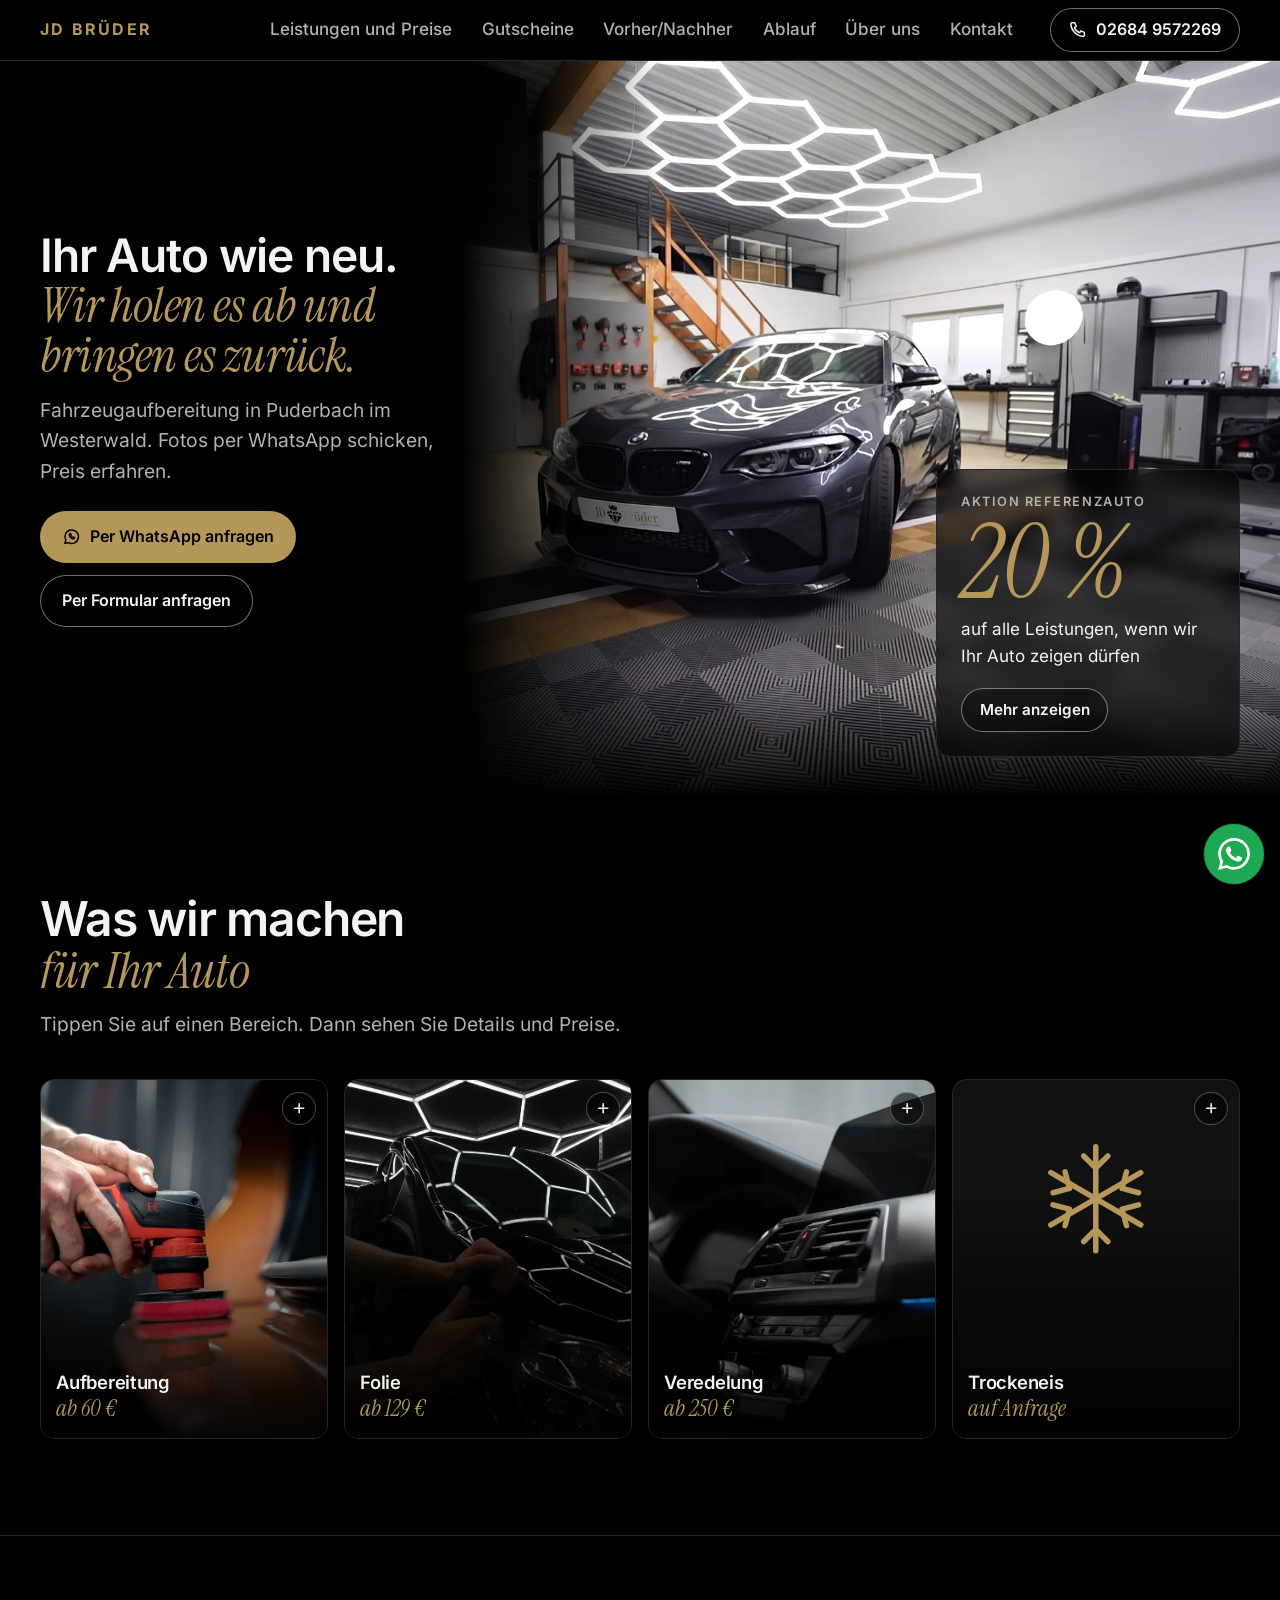
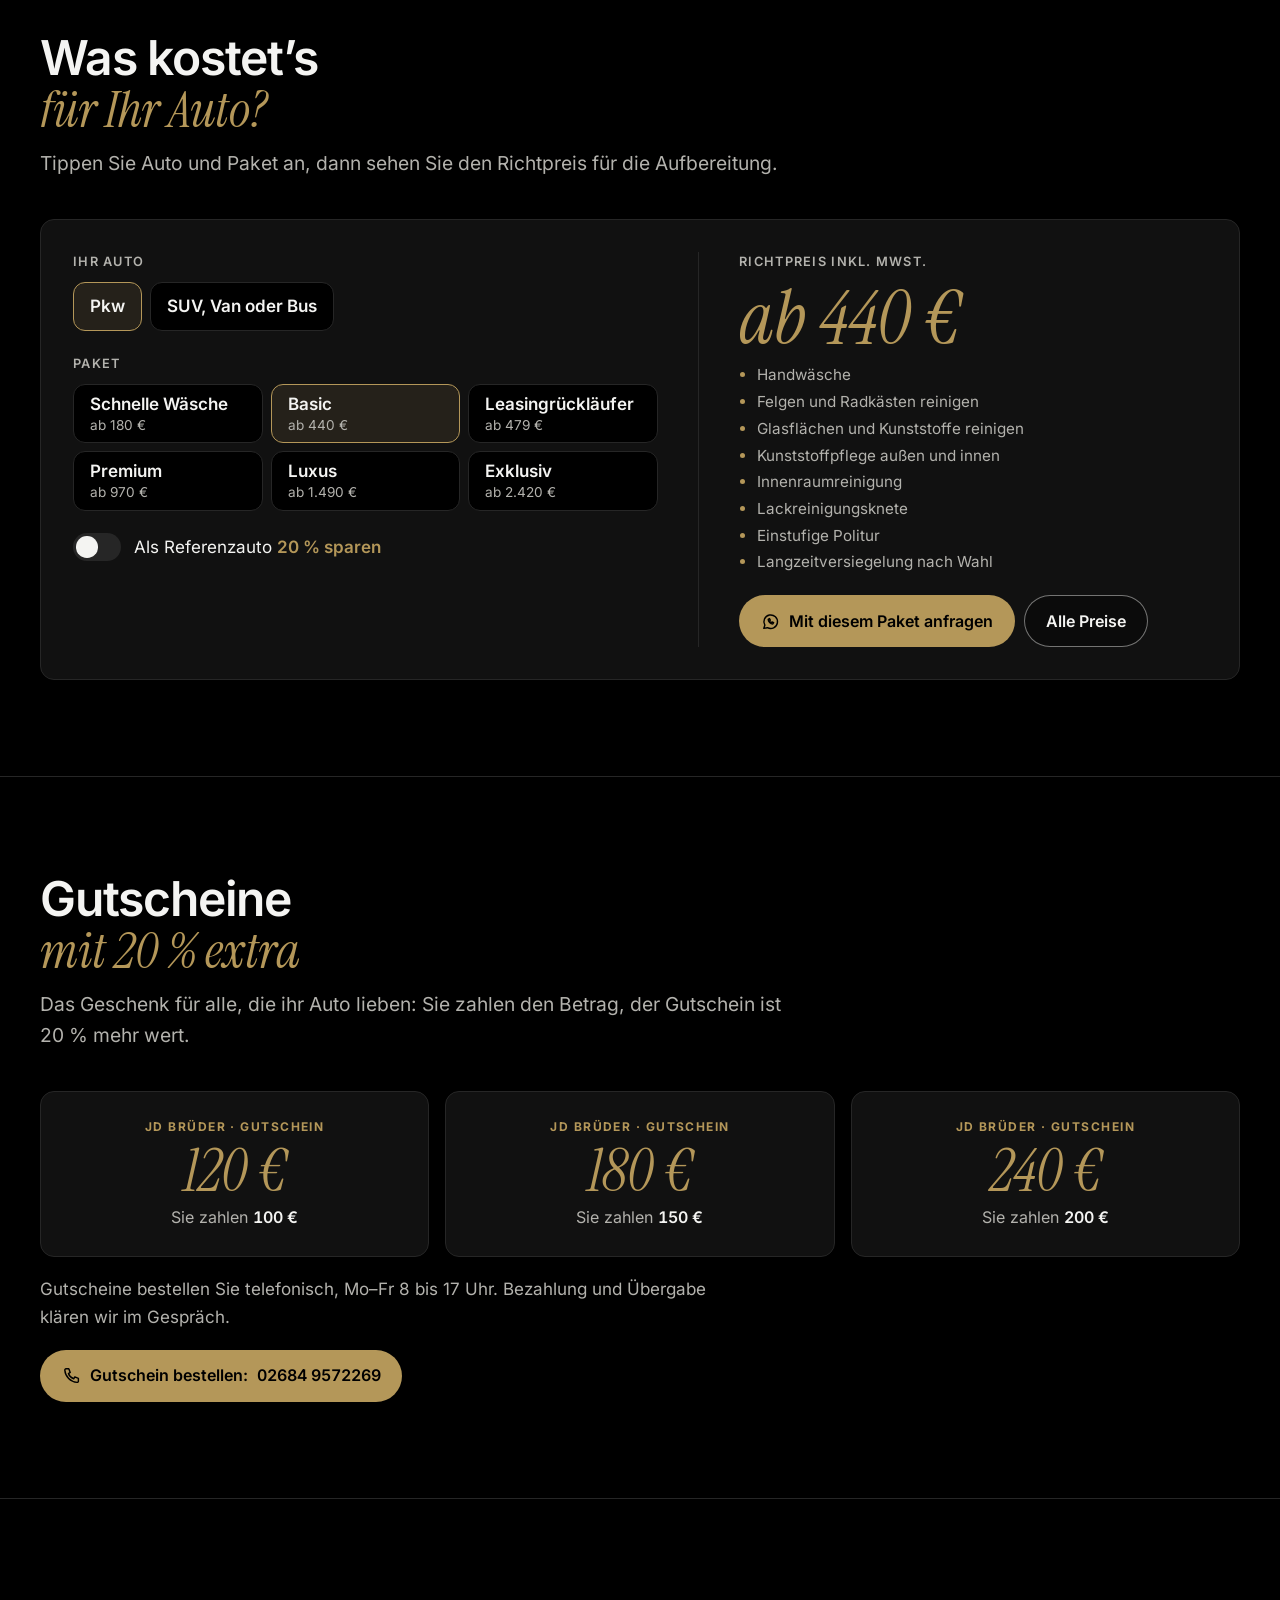
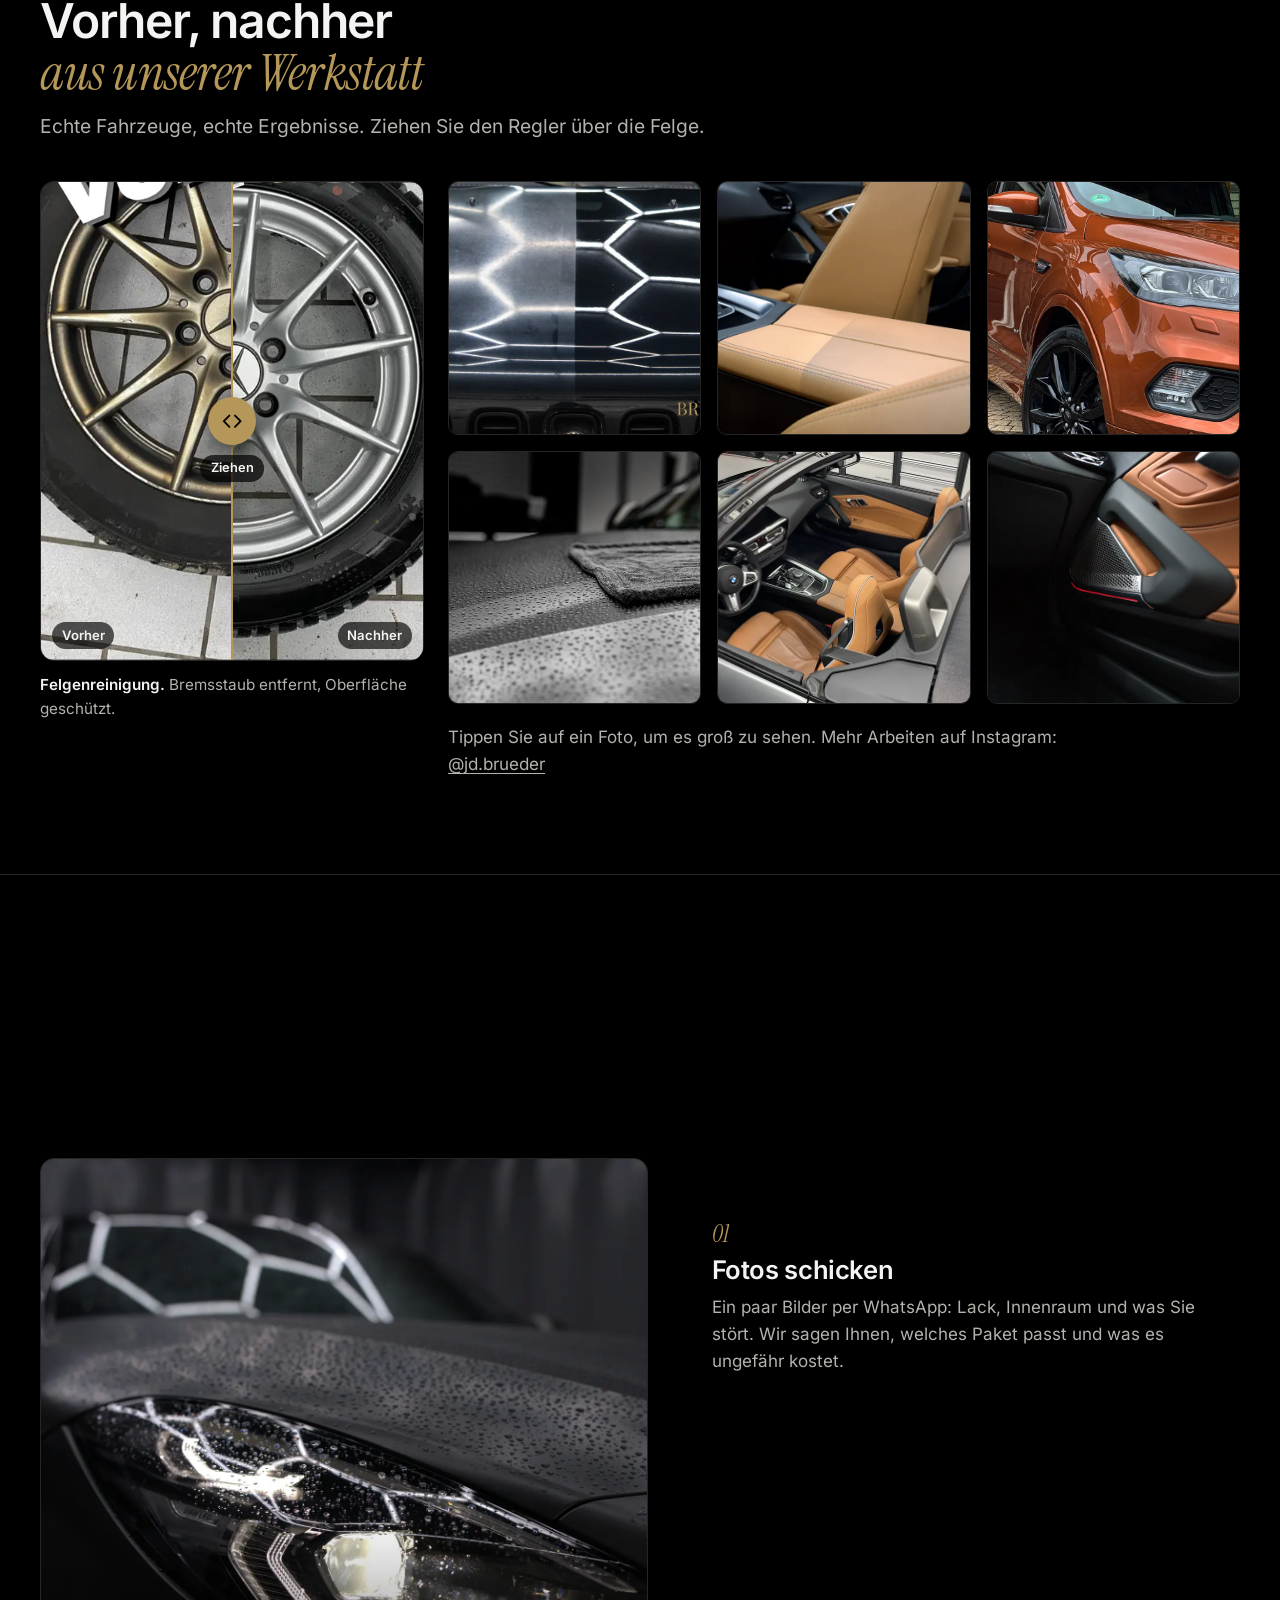
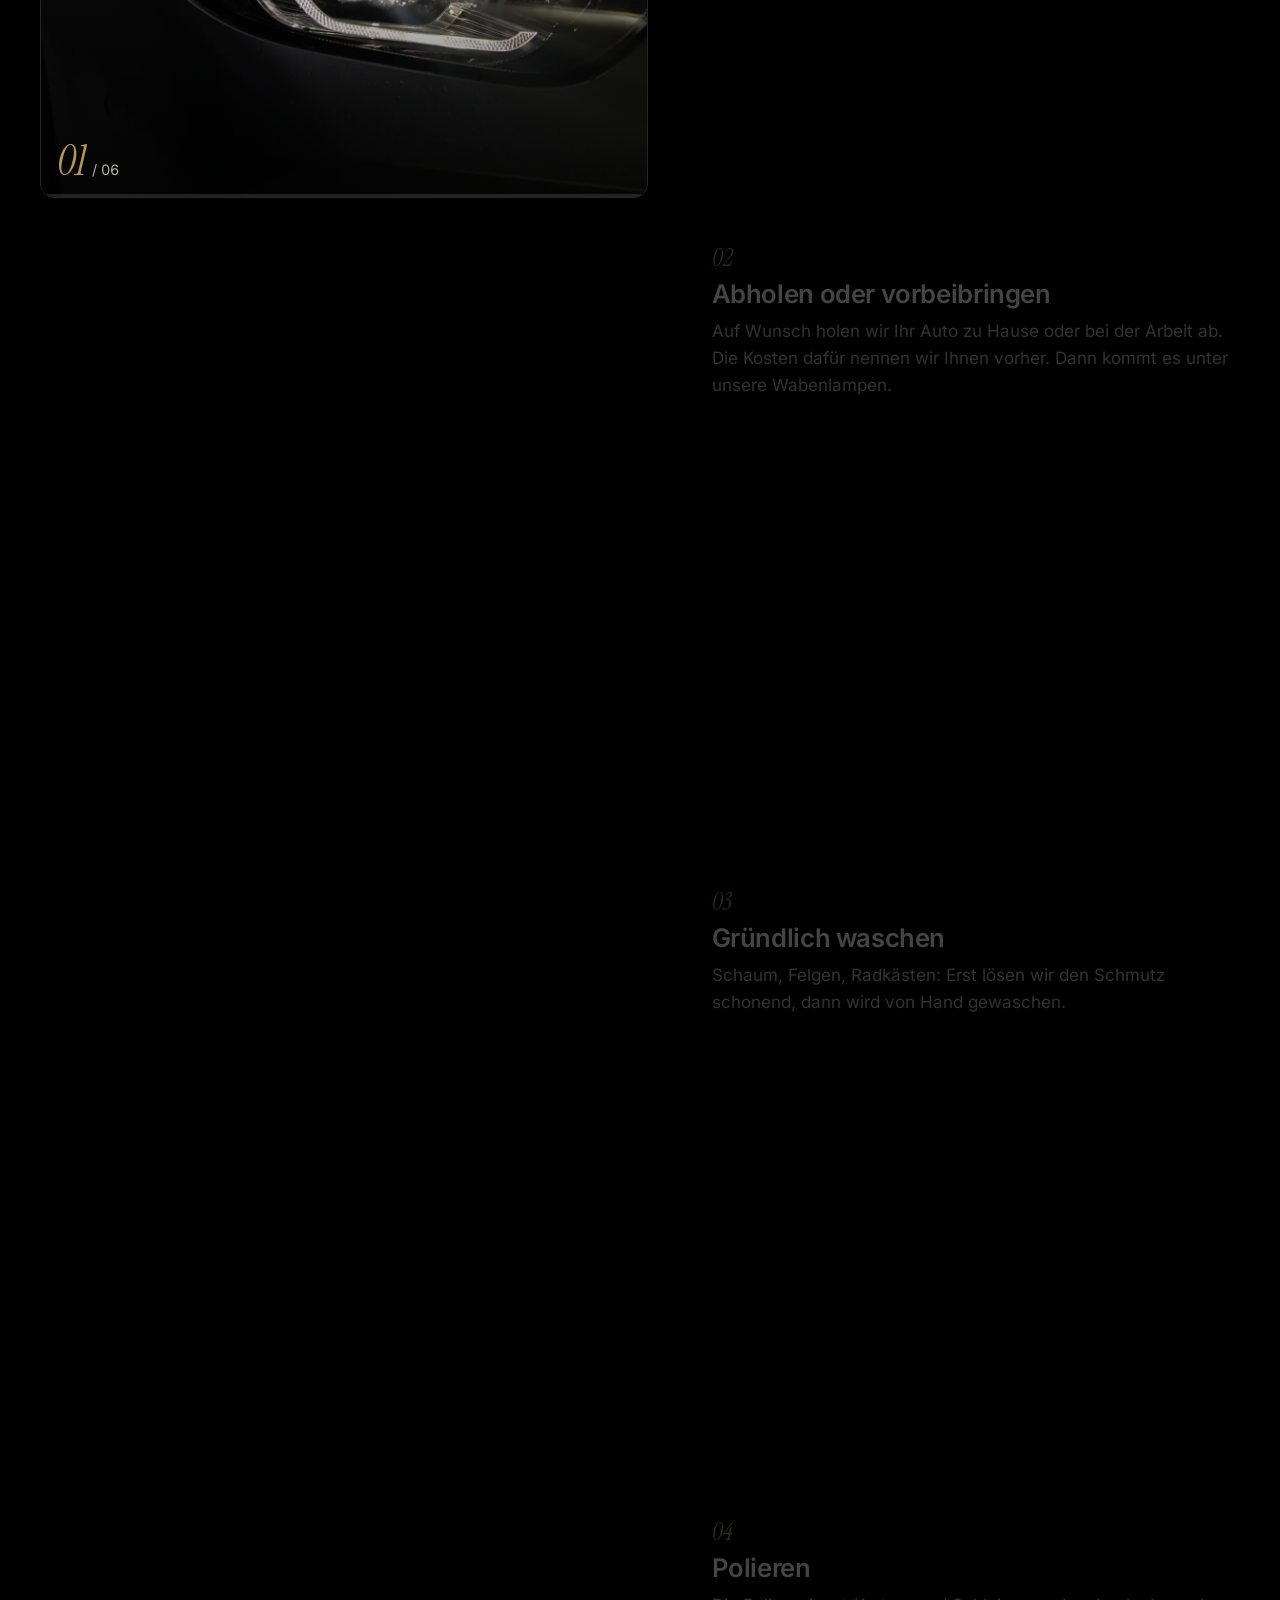
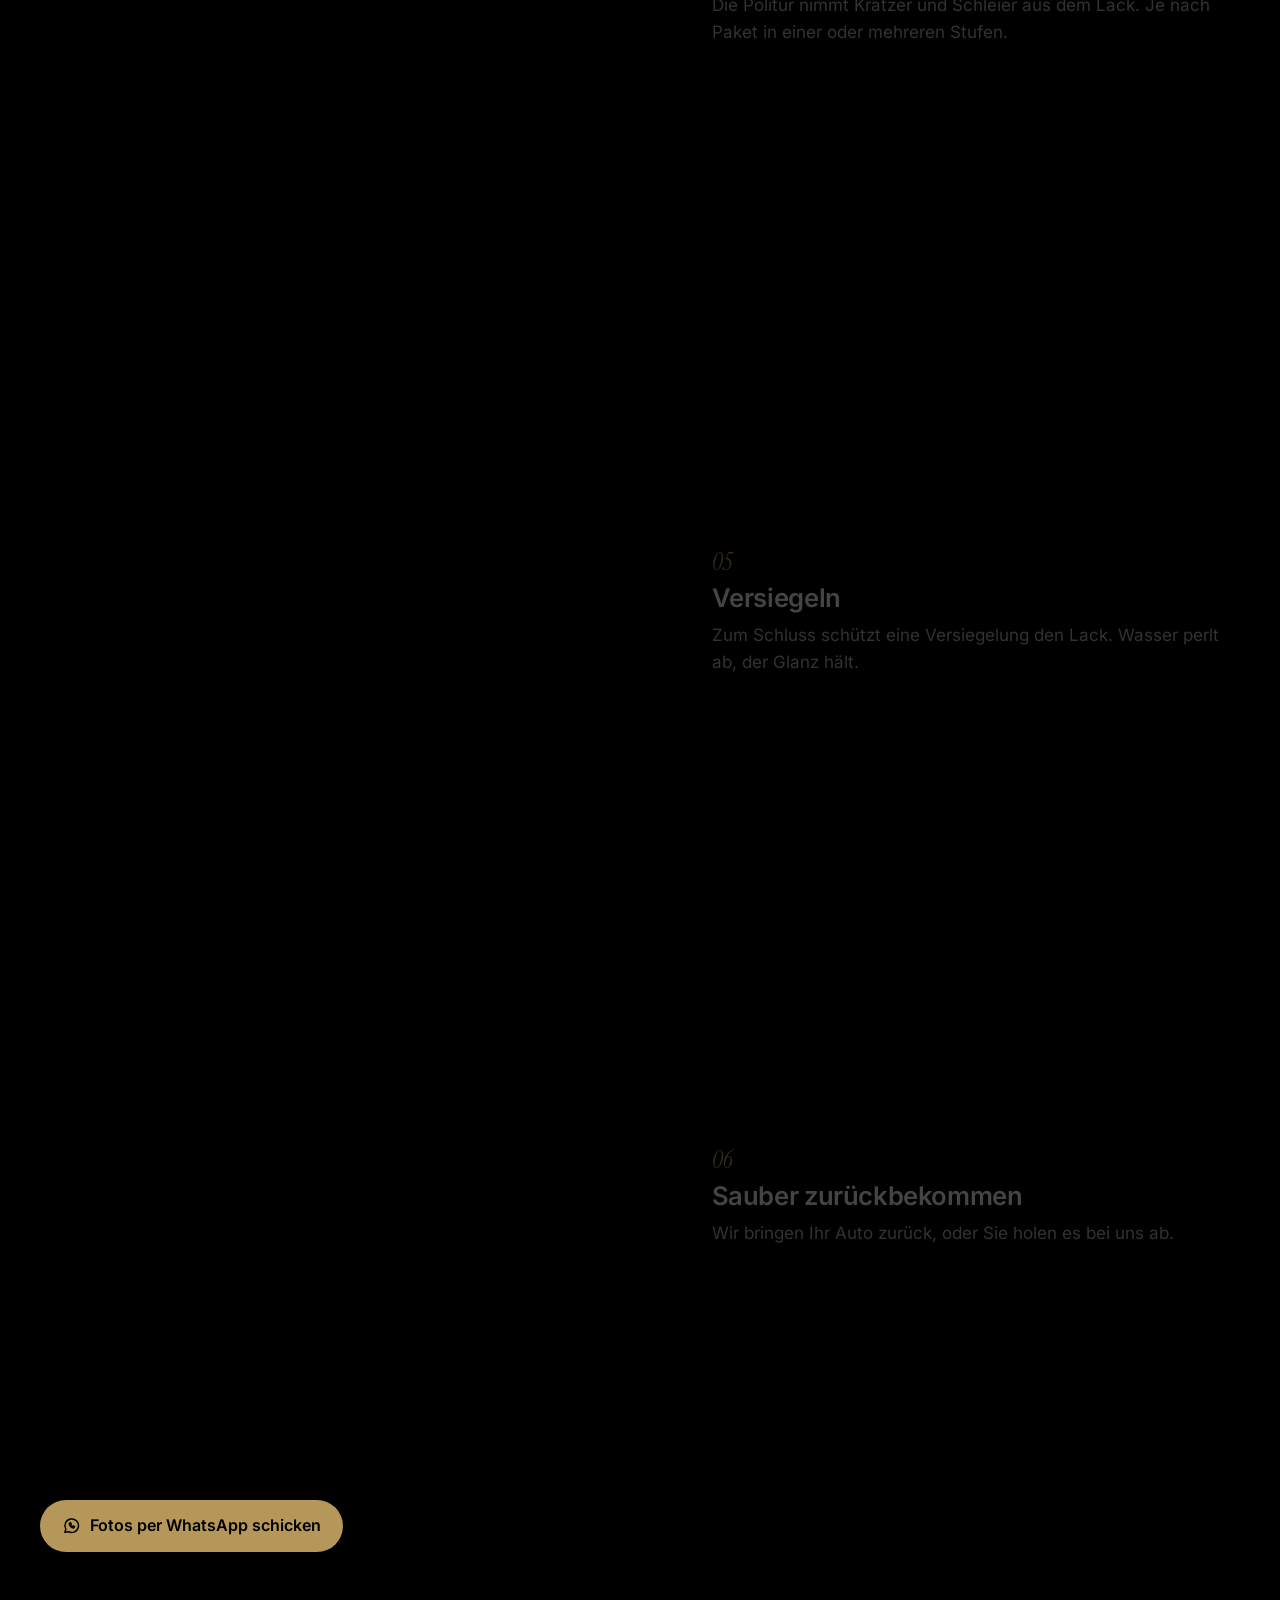
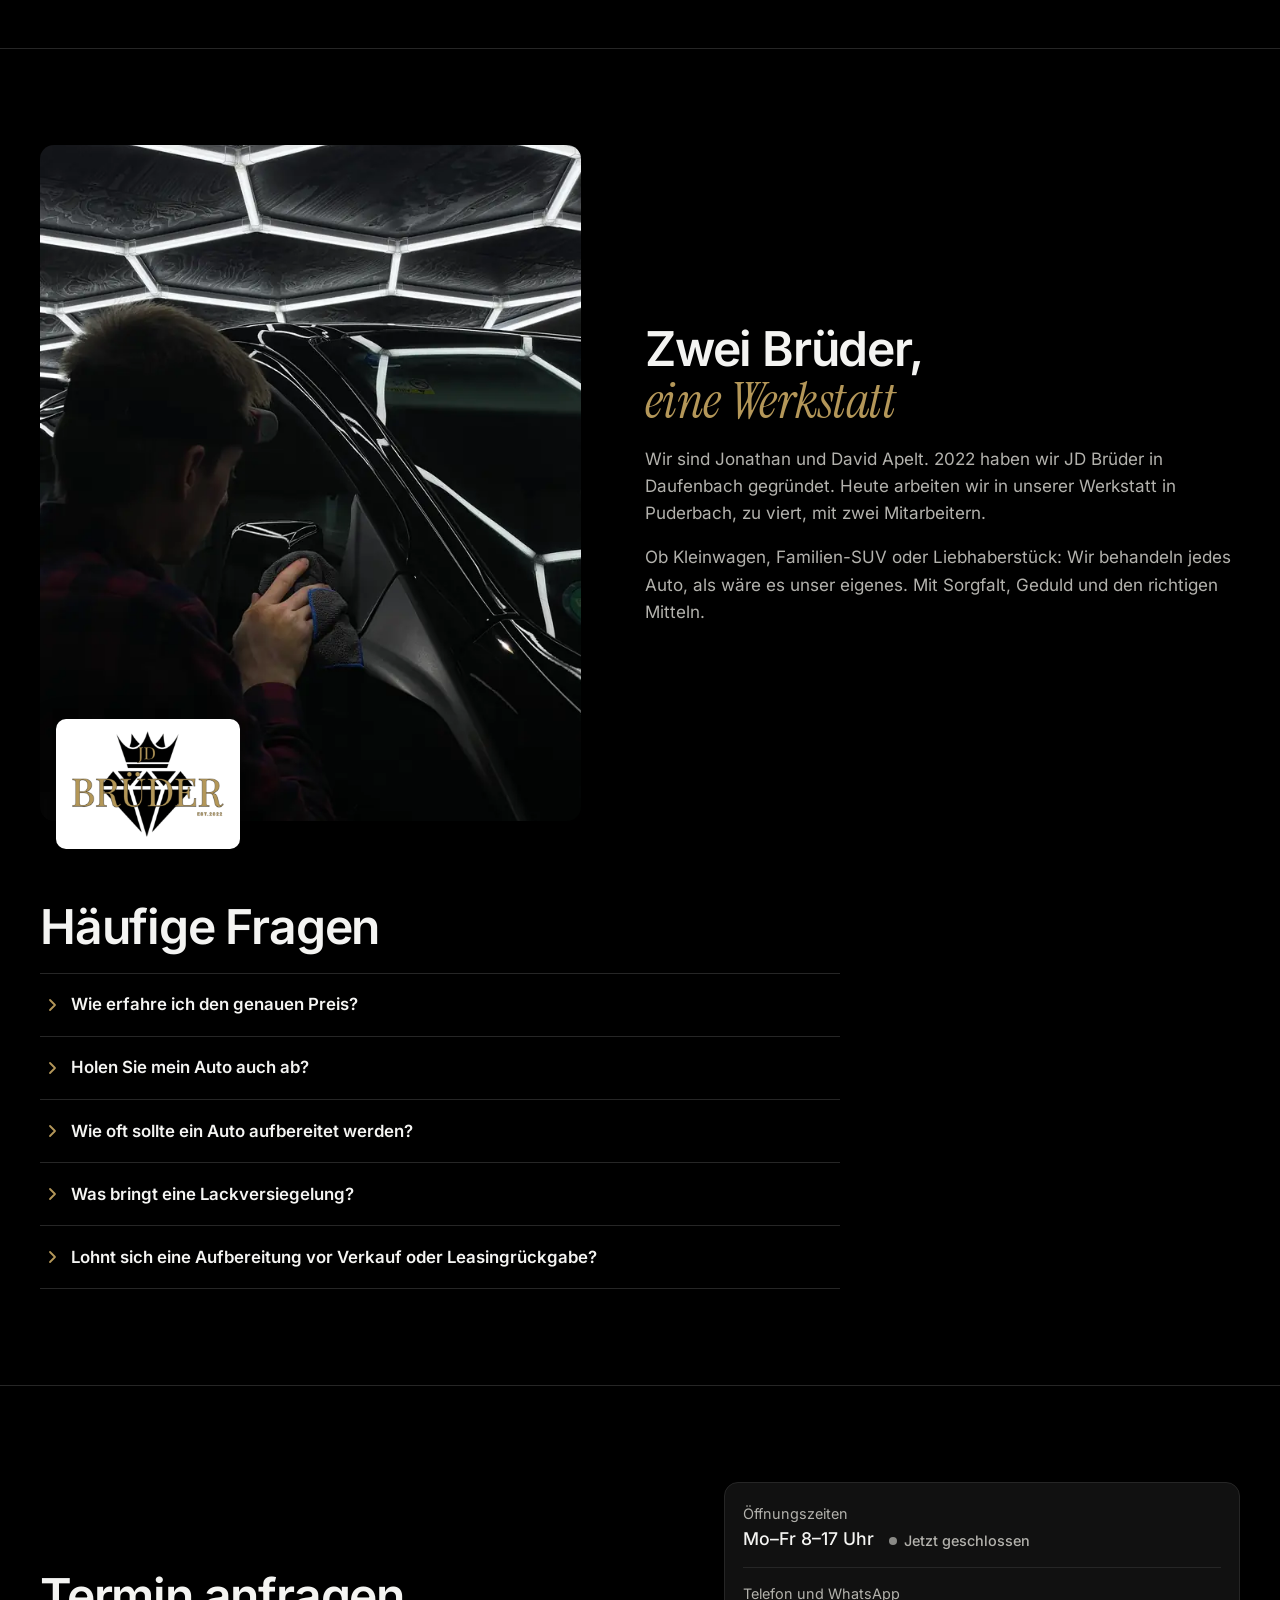
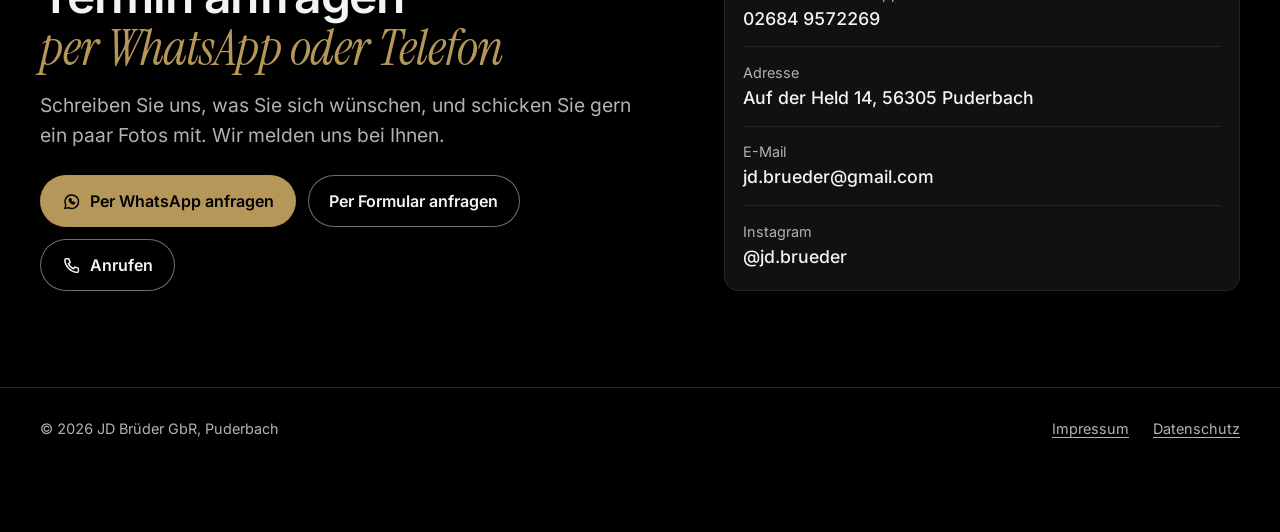
<file: index.html>
<!doctype html>
<html lang="de">
<head>
<meta charset="utf-8">
<meta name="viewport" content="width=device-width, initial-scale=1, viewport-fit=cover">
<title>JD Brüder | Fahrzeugaufbereitung in Puderbach, Westerwald</title>
<meta name="description" content="Fahrzeugaufbereitung, Folie, Veredelung und Trockeneisreinigung von den Brüdern Jonathan und David Apelt in Puderbach im Westerwald. Pakete ab 60 €. Anfrage per WhatsApp oder Telefon.">
<meta name="theme-color" content="#000000">
<link rel="icon" href="img/logo/favicon.png" type="image/png">
<link rel="apple-touch-icon" href="img/logo/apple-touch-icon.png">
<meta property="og:title" content="JD Brüder | Fahrzeugaufbereitung im Westerwald">
<meta property="og:description" content="Aufbereitung, Folie, Veredelung und Trockeneis aus Puderbach. Anfrage per WhatsApp oder Telefon.">
<meta property="og:image" content="https://www.jd-brueder.de/img/w/hero-halle.webp">
<meta property="og:locale" content="de_DE">
<link rel="preload" href="fonts/inter-latin-wght-normal.woff2" as="font" type="font/woff2" crossorigin>
<link rel="preload" href="fonts/instrument-serif-latin-400-italic.woff2" as="font" type="font/woff2" crossorigin>
<link rel="stylesheet" href="style.css?v=20261125f">
<script type="application/ld+json">
{
  "@context": "https://schema.org",
  "@type": "AutoWash",
  "name": "JD Brüder GbR",
  "image": "img/w/hero-scheinwerfer.webp",
  "telephone": "+49 2684 9572269",
  "email": "jd.brueder@gmail.com",
  "address": { "@type": "PostalAddress", "streetAddress": "Auf der Held 14", "postalCode": "56305", "addressLocality": "Puderbach", "addressCountry": "DE" },
  "founder": [{ "@type": "Person", "name": "Jonathan Apelt" }, { "@type": "Person", "name": "David Apelt" }],
  "foundingDate": "2022",
  "sameAs": ["https://www.instagram.com/jd.brueder/"]
}
</script>
</head>
<body>
<!--
AUFBAU: Zuerst fürs Handy. Kopfbild (Foto aus unserer Halle) > vier feste Kacheln > Vorher/Nachher > Ablauf > Über uns und Fragen > Kontakt.
KACHELN: Ein Tipp öffnet ein Fenster von unten mit Foto, zwei Sätzen, Preisen und WhatsApp-Knopf. So bleibt die Startseite kurz.
BILDER: Alle Fotos stammen aus der Werkstatt. Das Kopfbild wurde nachbearbeitet (aufgeräumt und geschärft, im Impressum genannt).
KONTAKT: Runder WhatsApp-Knopf unten rechts, sobald die Knöpfe im Kopfbereich aus dem Bild sind.
FORMULAR: Fenster #sheet-anfrage, gleiche Fragen wie das Meta-Formular plus E-Mail, landet in JD Vertrieb (Tabelle „Website-Anfragen“).
Regeln und Farben stehen in DESIGN.md.
-->
<a class="skip" href="#inhalt">Zum Inhalt springen</a>

<header class="site-header">
  <div class="wrap header-inner">
    <a class="site-logo" href="#top">JD Brüder</a>
    <nav class="site-nav" aria-label="Hauptmenü">
      <button class="menu-button" type="button" popovertarget="site-menu" aria-controls="site-menu">
        <svg viewBox="0 0 24 24" fill="none" stroke="currentColor" stroke-width="2" stroke-linecap="round" aria-hidden="true"><path d="M4 7h16M4 12h16M4 17h16"/></svg>
        Menü
      </button>
      <ul id="site-menu" class="site-menu" popover="auto">
        <li><a href="#leistungen">Leistungen und Preise</a></li>
        <li><a href="#gutscheine">Gutscheine</a></li>
        <li><a href="#arbeiten">Vorher/Nachher</a></li>
        <li><a href="#ablauf">Ablauf</a></li>
        <li><a href="#ueber-uns">Über uns</a></li>
        <li><a href="#kontakt">Kontakt</a></li>
      </ul>
    </nav>
    <a class="btn btn-line header-call num" href="tel:+4926849572269" aria-label="Anrufen: 02684 9572269"><svg viewBox="0 0 24 24" fill="none" stroke="currentColor" stroke-width="1.8" stroke-linecap="round" stroke-linejoin="round" aria-hidden="true"><path d="M5 3.5h3.5l1.8 4.5-2.3 1.4a11 11 0 0 0 6.6 6.6l1.4-2.3 4.5 1.8V19a1.5 1.5 0 0 1-1.6 1.5A16.5 16.5 0 0 1 3.5 5.1 1.5 1.5 0 0 1 5 3.5z"/></svg><span>02684 9572269</span></a>
  </div>
</header>

<main id="top">

  <!-- Erster Bildschirm -->
  <section class="hero" aria-labelledby="h1">
    <div class="hero-media">
      <picture>
        <source media="(min-width: 640px)" srcset="img/w/hero-halle.webp" width="2000" height="1126">
        <img src="img/w/hero-halle-mobil.webp" alt="Dunkelgrauer BMW M2 mit JD-Brüder-Schild in unserer Werkstatt in Puderbach, darüber die Wabenleuchten" width="1200" height="1080" fetchpriority="high">
      </picture>
      <!-- Kurzer Film vom M2 unter den Wabenlampen, ohne Ton. Startet per main.js, nicht bei „Bewegung reduzieren“ oder Datensparmodus. -->
      <video class="hero-video" muted loop playsinline preload="none" aria-hidden="true" tabindex="-1">
        <source src="video/hero-m2.mp4" type="video/mp4">
      </video>
      <button type="button" class="hero-pause" hidden aria-label="Video anhalten"><svg viewBox="0 0 16 16" fill="currentColor" aria-hidden="true"><path class="ico-pause" d="M4.5 3h2.2v10H4.5zM9.3 3h2.2v10H9.3z"/><path class="ico-play" d="M5 3l8 5-8 5z"/></svg></button>
    </div>
    <div class="wrap hero-text">
      <button type="button" class="promo" data-sheet="sheet-referenzauto"><span class="promo-tag num">20 %</span>Referenzauto gesucht<svg viewBox="0 0 16 16" fill="none" stroke="currentColor" stroke-width="1.8" stroke-linecap="round" stroke-linejoin="round" aria-hidden="true"><path d="M6 3l5 5-5 5"/></svg></button>
      <h1 id="h1">Ihr Auto wie neu. <span class="accent">Wir holen es ab und bringen es zurück.</span></h1>
      <p class="lead">Fahrzeugaufbereitung in Puderbach im Westerwald. Fotos per WhatsApp schicken, Preis erfahren.</p>
      <div class="actions">
        <a class="btn btn-gold" href="https://wa.me/4926849572269?text=Hallo%20JD%20Br%C3%BCder%2C%20ich%20interessiere%20mich%20f%C3%BCr%20eine%20Fahrzeugaufbereitung." target="_blank" rel="noopener"><svg viewBox="0 0 24 24" fill="none" stroke="currentColor" stroke-width="1.8" stroke-linecap="round" stroke-linejoin="round" aria-hidden="true"><path d="M3.5 20.5l1.3-4A8.5 8.5 0 1 1 8 19.6z"/><path d="M9 9.2c0 3 2.8 5.8 5.8 5.8l1-1.6-2-1-1 1c-1-.4-1.8-1.2-2.2-2.2l1-1-1-2z"/></svg>Per WhatsApp anfragen</a>
        <button type="button" class="btn btn-line" data-sheet="sheet-anfrage">Per Formular anfragen</button>
      </div>
    </div>
    <!-- Aktion groß rechts über dem Foto, nur am PC (am Handy reicht der Hinweis über der Überschrift) -->
    <aside class="hero-promo" aria-labelledby="h-promo">
      <p class="hero-promo-label" id="h-promo">Aktion Referenzauto</p>
      <p class="hero-promo-num num">20 %</p>
      <p class="hero-promo-text">auf alle Leistungen, wenn wir Ihr Auto zeigen dürfen</p>
      <button type="button" class="btn btn-line hero-promo-btn" data-sheet="sheet-referenzauto">Mehr anzeigen</button>
    </aside>
  </section>

  <!-- Leistungen: vier feste Kacheln -->
  <section id="leistungen" class="section" aria-labelledby="h-leistungen">
    <div class="wrap" id="inhalt">
      <div class="section-head">
        <h2 id="h-leistungen">Was wir machen <span class="accent">für Ihr Auto</span></h2>
        <p class="lead">Tippen Sie auf einen Bereich. Dann sehen Sie Details und Preise.</p>
      </div>
      <div class="tiles">
        <button class="tile" type="button" data-sheet="sheet-aufbereitung">
          <img src="img/w/polieren-s.webp" alt="" loading="lazy">
          <span class="tile-more" aria-hidden="true"><svg viewBox="0 0 16 16" fill="none" stroke="currentColor" stroke-width="1.8" stroke-linecap="round" aria-hidden="true"><path d="M8 3v10M3 8h10"/></svg></span>
          <span class="tile-name">Aufbereitung</span>
          <span class="tile-price num">ab 60 €</span>
          <span class="sr">, Details und Preise öffnen</span>
        </button>
        <button class="tile" type="button" data-sheet="sheet-folie">
          <img src="img/w/folieren-scheinwerfer-s.webp" alt="" loading="lazy">
          <span class="tile-more" aria-hidden="true"><svg viewBox="0 0 16 16" fill="none" stroke="currentColor" stroke-width="1.8" stroke-linecap="round" aria-hidden="true"><path d="M8 3v10M3 8h10"/></svg></span>
          <span class="tile-name">Folie</span>
          <span class="tile-price num">ab 129 €</span>
          <span class="sr">, Details und Preise öffnen</span>
        </button>
        <button class="tile" type="button" data-sheet="sheet-veredelung">
          <img src="img/w/ambiente-mittelkonsole-s.webp" alt="" loading="lazy">
          <span class="tile-more" aria-hidden="true"><svg viewBox="0 0 16 16" fill="none" stroke="currentColor" stroke-width="1.8" stroke-linecap="round" aria-hidden="true"><path d="M8 3v10M3 8h10"/></svg></span>
          <span class="tile-name">Veredelung</span>
          <span class="tile-price num">ab 250 €</span>
          <span class="sr">, Details und Preise öffnen</span>
        </button>
        <button class="tile" type="button" data-sheet="sheet-eis">
          <span class="tile-art"><svg viewBox="0 0 24 24" fill="none" stroke="currentColor" stroke-width="1" stroke-linecap="round" stroke-linejoin="round" aria-hidden="true"><path d="M12 2.5v19M3.8 7.25l16.4 9.5M3.8 16.75l16.4-9.5"/><path d="M9.8 4.2 12 6.4l2.2-2.2M9.8 19.8 12 17.6l2.2 2.2M4.2 10.9l3-.8-.8-3M19.8 13.1l-3 .8.8 3M4.2 13.1l3 .8-.8 3M19.8 10.9l-3-.8.8-3"/></svg></span>
          <span class="tile-more" aria-hidden="true"><svg viewBox="0 0 16 16" fill="none" stroke="currentColor" stroke-width="1.8" stroke-linecap="round" aria-hidden="true"><path d="M8 3v10M3 8h10"/></svg></span>
          <span class="tile-name">Trockeneis</span>
          <span class="tile-price num">auf Anfrage</span>
          <span class="sr">, Details und Preise öffnen</span>
        </button>
      </div>
    </div>
  </section>

  <!-- Preisrechner: die Paketpreise liest main.js aus dem Fenster „Aufbereitung“. Zusatzleistungen und Größen-Aufschlag stehen hier als value. -->
  <section id="rechner" class="section" aria-labelledby="h-rechner">
    <div class="wrap">
      <div class="section-head">
        <h2 id="h-rechner">Was kostet’s <span class="accent">für Ihr Auto?</span></h2>
        <p class="lead">Tippen Sie Auto und Paket an, dann sehen Sie den Richtpreis für die Aufbereitung.</p>
      </div>
      <form class="calc" data-calc>
        <fieldset class="calc-group">
          <legend>Ihr Auto</legend>
          <div class="calc-seg">
            <label class="calc-chip"><input type="radio" name="groesse" value="0" checked><span>Pkw</span></label>
            <label class="calc-chip"><input type="radio" name="groesse" value="50"><span>SUV, Van oder Bus</span></label>
          </div>
        </fieldset>
        <fieldset class="calc-group">
          <legend>Paket</legend>
          <div class="calc-pkgs" data-calc-pkgs></div>
        </fieldset>
        <fieldset class="calc-group" data-calc-extras hidden>
          <legend>Dazu buchen</legend>
          <div class="calc-seg">
            <label class="calc-chip"><input type="checkbox" name="extra" value="105" data-name="Lederreinigung"><span>Lederreinigung <small>+ 105 €</small></span></label>
            <label class="calc-chip"><input type="checkbox" name="extra" value="135" data-name="Polsterreinigung"><span>Polsterreinigung <small>+ 135 €</small></span></label>
            <label class="calc-chip"><input type="checkbox" name="extra" value="75" data-name="Hundehaare entfernen"><span>Hundehaare <small>+ 75 €</small></span></label>
          </div>
        </fieldset>
        <label class="calc-switch"><input type="checkbox" name="referenz"><span>Als Referenzauto <strong>20 % sparen</strong></span></label>
        <div class="calc-result" aria-live="polite">
          <p class="calc-label">Richtpreis inkl. MwSt.</p>
          <p class="calc-price"><s class="num" data-calc-old hidden></s><span class="num" data-calc-price>ab 440 €</span></p>
          <p class="calc-note" data-calc-note></p>
          <div class="calc-inc" data-calc-inc></div>
          <div class="calc-actions">
            <a class="btn btn-gold" data-calc-wa href="https://wa.me/4926849572269" target="_blank" rel="noopener"><svg viewBox="0 0 24 24" fill="none" stroke="currentColor" stroke-width="1.8" stroke-linecap="round" stroke-linejoin="round" aria-hidden="true"><path d="M3.5 20.5l1.3-4A8.5 8.5 0 1 1 8 19.6z"/><path d="M9 9.2c0 3 2.8 5.8 5.8 5.8l1-1.6-2-1-1 1c-1-.4-1.8-1.2-2.2-2.2l1-1-1-2z"/></svg>Mit diesem Paket anfragen</a>
            <button type="button" class="btn btn-line" data-sheet="sheet-aufbereitung">Alle Preise</button>
          </div>
        </div>
      </form>
    </div>
  </section>

  <!-- Gutscheine: man zahlt 100/150/200 €, der Gutschein ist 20 % mehr wert. Bestellung per Anruf. -->
  <section id="gutscheine" class="section" aria-labelledby="h-gutscheine">
    <div class="wrap">
      <div class="section-head">
        <h2 id="h-gutscheine">Gutscheine <span class="accent">mit 20 % extra</span></h2>
        <p class="lead">Das Geschenk für alle, die ihr Auto lieben: Sie zahlen den Betrag, der Gutschein ist 20&nbsp;% mehr wert.</p>
      </div>
      <div class="vouchers">
        <div class="voucher">
          <p class="voucher-brand"><span>JD Brüder</span><span>Gutschein</span></p>
          <p class="voucher-value num">120 €</p>
          <p class="voucher-pay">Sie zahlen <strong class="num">100 €</strong></p>
        </div>
        <div class="voucher">
          <p class="voucher-brand"><span>JD Brüder</span><span>Gutschein</span></p>
          <p class="voucher-value num">180 €</p>
          <p class="voucher-pay">Sie zahlen <strong class="num">150 €</strong></p>
        </div>
        <div class="voucher">
          <p class="voucher-brand"><span>JD Brüder</span><span>Gutschein</span></p>
          <p class="voucher-value num">240 €</p>
          <p class="voucher-pay">Sie zahlen <strong class="num">200 €</strong></p>
        </div>
      </div>
      <p class="voucher-note">Gutscheine bestellen Sie telefonisch, Mo–Fr&nbsp;8 bis 17&nbsp;Uhr. Bezahlung und Übergabe klären wir im Gespräch.</p>
      <a class="btn btn-gold" href="tel:+4926849572269"><svg viewBox="0 0 24 24" fill="none" stroke="currentColor" stroke-width="1.8" stroke-linecap="round" stroke-linejoin="round" aria-hidden="true"><path d="M5 3.5h3.5l1.8 4.5-2.3 1.4a11 11 0 0 0 6.6 6.6l1.4-2.3 4.5 1.8V19a1.5 1.5 0 0 1-1.6 1.5A16.5 16.5 0 0 1 3.5 5.1 1.5 1.5 0 0 1 5 3.5z"/></svg>Gutschein bestellen: <span class="num">02684 9572269</span></a>
    </div>
  </section>

  <!-- Vorher / Nachher -->
  <section id="arbeiten" class="section" aria-labelledby="h-arbeiten">
    <div class="wrap">
      <div class="section-head">
        <h2 id="h-arbeiten">Vorher, nachher <span class="accent">aus unserer Werkstatt</span></h2>
        <p class="lead">Echte Fahrzeuge, echte Ergebnisse. Ziehen Sie den Regler über die Felge.</p>
      </div>
      <div class="work">
        <figure class="compare">
          <div class="compare-frame">
            <img src="img/w/felge-vorher-s.webp" alt="Felge vorher: braun von Bremsstaub und Schmutz" width="506" height="900" loading="lazy">
            <img class="after" src="img/w/felge-nachher-s.webp" alt="Dieselbe Felge nachher: sauber und silbern" width="506" height="900" loading="lazy">
            <span class="compare-tag before" aria-hidden="true">Vorher</span>
            <span class="compare-tag after-tag" aria-hidden="true">Nachher</span>
            <span class="compare-line" aria-hidden="true"></span>
            <span class="compare-hint" aria-hidden="true">Ziehen</span>
            <span class="compare-knob" aria-hidden="true"><svg viewBox="0 0 24 24" fill="none" stroke="currentColor" stroke-width="2" stroke-linecap="round" stroke-linejoin="round"><path d="M9 6l-6 6 6 6M15 6l6 6-6 6"/></svg></span>
            <input type="range" min="0" max="100" value="50" aria-label="Vergleich verschieben: links vorher, rechts nachher">
          </div>
          <figcaption><strong>Felgenreinigung.</strong> Bremsstaub entfernt, Oberfläche geschützt.</figcaption>
        </figure>
        <div>
          <div class="gallery" data-gallery>
          <a href="img/w/motorhaube-5050.webp"><img src="img/w/motorhaube-5050-s.webp" alt="Politur, halb und halb: Motorhaube links matt mit Kratzern, rechts poliert und spiegelnd" loading="lazy"></a>
          <a href="img/w/leder-vorher-nachher-2.webp"><img src="img/w/leder-vorher-nachher-2-s.webp" alt="Lederreinigung: vordere Hälfte des hellen Ledersitzes gereinigt, hintere Hälfte noch verschmutzt" loading="lazy"></a>
          <a href="img/w/kuga.webp"><img src="img/w/kuga-s.webp" alt="Orangefarbener Ford Kuga mit glänzendem Lack nach der Aufbereitung" loading="lazy"></a>
          <a href="img/w/abperleffekt.webp"><img src="img/w/abperleffekt-s.webp" alt="Wasser perlt auf versiegeltem Lack ab" loading="lazy"></a>
          <a href="img/w/z4-cabrio.webp"><img src="img/w/z4-cabrio-s.webp" alt="BMW Z4 Cabrio mit hellbraunem Leder nach der Innenraumpflege" loading="lazy"></a>
          <a href="img/w/tuer-innen.webp"><img src="img/w/tuer-innen-s.webp" alt="Türverkleidung mit braunem Leder und Carbon-Optik" loading="lazy"></a>
          </div>
          <p class="insta">Tippen Sie auf ein Foto, um es groß zu sehen. Mehr Arbeiten auf Instagram: <a href="https://www.instagram.com/jd.brueder/" target="_blank" rel="noopener">@jd.brueder</a></p>
        </div>
      </div>
    </div>
  </section>

  <!-- So läuft's: beim Scrollen bleibt das Bild stehen und wechselt mit jedem Schritt -->
  <section id="ablauf" class="section" aria-labelledby="h-ablauf">
    <div class="wrap">
      <div class="section-head">
        <h2 id="h-ablauf">So läuft’s <span class="accent">vom Foto bis zum Glanz</span></h2>
        <p class="lead">Scrollen Sie mit, am Beispiel einer Aufbereitung mit Politur.</p>
      </div>
      <div class="story" data-story>
        <div class="story-stage" aria-hidden="true">
        <img src="img/w/hero-scheinwerfer.webp" alt="" style="object-position: 50% 50%" class="is-on" loading="lazy" decoding="async">
        <img src="img/w/studio-jimny.webp" alt="" style="object-position: 50% 60%" loading="lazy" decoding="async">
        <img src="img/w/felge-schaum.webp" alt="" style="object-position: 50% 45%" loading="lazy" decoding="async">
        <img src="img/w/polieren-flex.webp" alt="" style="object-position: 50% 50%" loading="lazy" decoding="async">
        <img src="img/w/abperleffekt.webp" alt="" style="object-position: 50% 50%" loading="lazy" decoding="async">
        <img src="img/w/trocknen-studio.webp" alt="" style="object-position: 50% 40%" loading="lazy" decoding="async">
          <div class="story-count"><span class="story-count-n num" data-story-n>01</span><span class="num">/ 06</span></div>
          <div class="story-bar"><span></span></div>
        </div>
        <ol class="story-steps">
        <li><span class="story-no num">01</span><h3>Fotos schicken</h3><p>Ein paar Bilder per WhatsApp: Lack, Innenraum und was Sie stört. Wir sagen Ihnen, welches Paket passt und was es ungefähr kostet.</p></li>
        <li><span class="story-no num">02</span><h3>Abholen oder vorbeibringen</h3><p>Auf Wunsch holen wir Ihr Auto zu Hause oder bei der Arbeit ab. Die Kosten dafür nennen wir Ihnen vorher. Dann kommt es unter unsere Wabenlampen.</p></li>
        <li><span class="story-no num">03</span><h3>Gründlich waschen</h3><p>Schaum, Felgen, Radkästen: Erst lösen wir den Schmutz schonend, dann wird von Hand gewaschen.</p></li>
        <li><span class="story-no num">04</span><h3>Polieren</h3><p>Die Politur nimmt Kratzer und Schleier aus dem Lack. Je nach Paket in einer oder mehreren Stufen.</p></li>
        <li><span class="story-no num">05</span><h3>Versiegeln</h3><p>Zum Schluss schützt eine Versiegelung den Lack. Wasser perlt ab, der Glanz hält.</p></li>
        <li><span class="story-no num">06</span><h3>Sauber zurückbekommen</h3><p>Wir bringen Ihr Auto zurück, oder Sie holen es bei uns ab.</p></li>
        </ol>
      </div>
      <a class="btn btn-gold" href="https://wa.me/4926849572269?text=Hallo%20JD%20Br%C3%BCder%2C%20ich%20schicke%20Ihnen%20Fotos%20von%20meinem%20Auto." target="_blank" rel="noopener"><svg viewBox="0 0 24 24" fill="none" stroke="currentColor" stroke-width="1.8" stroke-linecap="round" stroke-linejoin="round" aria-hidden="true"><path d="M3.5 20.5l1.3-4A8.5 8.5 0 1 1 8 19.6z"/><path d="M9 9.2c0 3 2.8 5.8 5.8 5.8l1-1.6-2-1-1 1c-1-.4-1.8-1.2-2.2-2.2l1-1-1-2z"/></svg>Fotos per WhatsApp schicken</a>
    </div>
  </section>

  <!-- Über uns + Fragen -->
  <section id="ueber-uns" class="section" aria-labelledby="h-about">
    <div class="wrap">
      <div class="about">
        <div class="about-photo">
          <img src="img/w/trocknen-studio-s.webp" alt="Ein schwarzes Fahrzeug wird in der Werkstatt unter den Wabenleuchten von Hand getrocknet" width="675" height="900" loading="lazy">
          <div class="logo-plate"><img src="img/logo/logo-quer.webp" alt="JD Brüder, Logo mit Krone und Diamant, gegründet 2022" width="900" height="630" loading="lazy"></div>
        </div>
        <div>
          <h2 id="h-about">Zwei Brüder, <span class="accent">eine Werkstatt</span></h2>
          <p>Wir sind Jonathan und David Apelt. 2022 haben wir JD Brüder in Daufenbach gegründet. Heute arbeiten wir in unserer Werkstatt in Puderbach, zu viert, mit zwei Mitarbeitern.</p>
          <p>Ob Kleinwagen, Familien-SUV oder Liebhaberstück: Wir behandeln jedes Auto, als wäre es unser eigenes. Mit Sorgfalt, Geduld und den richtigen Mitteln.</p>
        </div>
      </div>

      <div class="faq-block">
        <h2>Häufige Fragen</h2>
        <div class="faq">
          <details>
            <summary><svg viewBox="0 0 16 16" fill="none" stroke="currentColor" stroke-width="1.8" stroke-linecap="round" stroke-linejoin="round" aria-hidden="true"><path d="M6 3l5 5-5 5"/></svg>Wie erfahre ich den genauen Preis?</summary>
            <p>Die Preise auf dieser Seite sind Richtwerte, denn der Aufwand hängt von Verschmutzung, Lackzustand und Fahrzeuggröße ab. Am einfachsten schicken Sie uns per WhatsApp ein paar Fotos Ihres Fahrzeugs, dann schätzen wir den Preis für Sie ein.</p>
          </details>
          <details>
            <summary><svg viewBox="0 0 16 16" fill="none" stroke="currentColor" stroke-width="1.8" stroke-linecap="round" stroke-linejoin="round" aria-hidden="true"><path d="M6 3l5 5-5 5"/></svg>Holen Sie mein Auto auch ab?</summary>
            <p>Ja. Auf Wunsch holen wir Ihr Auto zu Hause oder bei der Arbeit ab und bringen es sauber zurück. Was das kostet, sagen wir Ihnen bei der Anfrage.</p>
          </details>
          <details>
            <summary><svg viewBox="0 0 16 16" fill="none" stroke="currentColor" stroke-width="1.8" stroke-linecap="round" stroke-linejoin="round" aria-hidden="true"><path d="M6 3l5 5-5 5"/></svg>Wie oft sollte ein Auto aufbereitet werden?</summary>
            <p>Viele Kunden kommen ein- bis zweimal im Jahr: im Frühjahr nach dem Streusalz und im Herbst vor dem Winter. Wir beraten Sie gern, was für Ihr Auto sinnvoll ist.</p>
          </details>
          <details>
            <summary><svg viewBox="0 0 16 16" fill="none" stroke="currentColor" stroke-width="1.8" stroke-linecap="round" stroke-linejoin="round" aria-hidden="true"><path d="M6 3l5 5-5 5"/></svg>Was bringt eine Lackversiegelung?</summary>
            <p>Sie schützt den Lack vor UV-Strahlung, Vogelkot, Insekten und Streusalz. Wasser und Schmutz perlen ab, das Auto bleibt länger sauber und lässt sich leichter waschen.</p>
          </details>
          <details>
            <summary><svg viewBox="0 0 16 16" fill="none" stroke="currentColor" stroke-width="1.8" stroke-linecap="round" stroke-linejoin="round" aria-hidden="true"><path d="M6 3l5 5-5 5"/></svg>Lohnt sich eine Aufbereitung vor Verkauf oder Leasingrückgabe?</summary>
            <p>Meistens ja. Gepflegter Lack und ein sauberer Innenraum sind das Erste, worauf Käufer und Gutachter schauen. Für die Rückgabe gibt es unser Paket „Leasingrückläufer“.</p>
          </details>
        </div>
      </div>
    </div>
  </section>

  <!-- Kontakt -->
  <section id="kontakt" class="section" aria-labelledby="h-kontakt">
    <div class="wrap contact-grid">
      <div>
        <h2 id="h-kontakt">Termin anfragen <span class="accent">per WhatsApp oder Telefon</span></h2>
        <p class="lead">Schreiben Sie uns, was Sie sich wünschen, und schicken Sie gern ein paar Fotos mit. Wir melden uns bei Ihnen.</p>
        <div class="actions">
          <a class="btn btn-gold" href="https://wa.me/4926849572269?text=Hallo%20JD%20Br%C3%BCder%2C%20ich%20interessiere%20mich%20f%C3%BCr%20eine%20Fahrzeugaufbereitung." target="_blank" rel="noopener"><svg viewBox="0 0 24 24" fill="none" stroke="currentColor" stroke-width="1.8" stroke-linecap="round" stroke-linejoin="round" aria-hidden="true"><path d="M3.5 20.5l1.3-4A8.5 8.5 0 1 1 8 19.6z"/><path d="M9 9.2c0 3 2.8 5.8 5.8 5.8l1-1.6-2-1-1 1c-1-.4-1.8-1.2-2.2-2.2l1-1-1-2z"/></svg>Per WhatsApp anfragen</a>
          <button type="button" class="btn btn-line" data-sheet="sheet-anfrage">Per Formular anfragen</button>
          <a class="btn btn-line" href="tel:+4926849572269"><svg viewBox="0 0 24 24" fill="none" stroke="currentColor" stroke-width="1.8" stroke-linecap="round" stroke-linejoin="round" aria-hidden="true"><path d="M5 3.5h3.5l1.8 4.5-2.3 1.4a11 11 0 0 0 6.6 6.6l1.4-2.3 4.5 1.8V19a1.5 1.5 0 0 1-1.6 1.5A16.5 16.5 0 0 1 3.5 5.1 1.5 1.5 0 0 1 5 3.5z"/></svg>Anrufen</a>
        </div>
      </div>
      <dl class="contact-list">
        <div><dt>Öffnungszeiten</dt><dd>Mo–Fr 8–17 Uhr <span class="open-state" data-open-state hidden></span></dd></div>
        <div><dt>Telefon und WhatsApp</dt><dd class="num"><a href="tel:+4926849572269">02684 9572269</a></dd></div>
        <div><dt>Adresse</dt><dd><a href="https://www.google.com/maps/search/?api=1&amp;query=Auf+der+Held+14+56305+Puderbach" target="_blank" rel="noopener">Auf der Held 14, 56305 Puderbach</a></dd></div>
        <div><dt>E-Mail</dt><dd><a href="mailto:jd.brueder@gmail.com">jd.brueder@gmail.com</a></dd></div>
        <div><dt>Instagram</dt><dd><a href="https://www.instagram.com/jd.brueder/" target="_blank" rel="noopener">@jd.brueder</a></dd></div>
      </dl>
    </div>
  </section>
</main>

<footer class="foot">
  <div class="wrap">
    <span>© <span class="num">2026</span> JD Brüder GbR, Puderbach</span>
    <nav aria-label="Rechtliches"><a href="impressum.html">Impressum</a><a href="datenschutz.html">Datenschutz</a></nav>
  </div>
</footer>

<a class="fab" href="https://wa.me/4926849572269?text=Hallo%20JD%20Br%C3%BCder%2C%20ich%20interessiere%20mich%20f%C3%BCr%20eine%20Fahrzeugaufbereitung." target="_blank" rel="noopener" aria-label="Per WhatsApp anfragen"><svg viewBox="0 0 24 24" fill="currentColor" aria-hidden="true"><path d="M17.472 14.382c-.297-.149-1.758-.867-2.03-.967-.273-.099-.471-.148-.67.15-.197.297-.767.966-.94 1.164-.173.199-.347.223-.644.075-.297-.15-1.255-.463-2.39-1.475-.883-.788-1.48-1.761-1.653-2.059-.173-.297-.018-.458.13-.606.134-.133.298-.347.446-.52.149-.174.198-.298.298-.497.099-.198.05-.371-.025-.52-.075-.149-.669-1.612-.916-2.207-.242-.579-.487-.5-.669-.51-.173-.008-.371-.01-.57-.01-.198 0-.52.074-.792.372-.272.297-1.04 1.016-1.04 2.479 0 1.462 1.065 2.875 1.213 3.074.149.198 2.096 3.2 5.077 4.487.709.306 1.262.489 1.694.625.712.227 1.36.195 1.871.118.571-.085 1.758-.719 2.006-1.413.248-.694.248-1.289.173-1.413-.074-.124-.272-.198-.57-.347m-5.421 7.403h-.004a9.87 9.87 0 01-5.031-1.378l-.361-.214-3.741.982.998-3.648-.235-.374a9.86 9.86 0 01-1.51-5.26c.001-5.45 4.436-9.884 9.888-9.884 2.64 0 5.122 1.03 6.988 2.898a9.825 9.825 0 012.893 6.994c-.003 5.45-4.437 9.884-9.885 9.884m8.413-18.297A11.815 11.815 0 0012.05 0C5.495 0 .16 5.335.157 11.892c0 2.096.547 4.142 1.588 5.945L.057 24l6.305-1.654a11.882 11.882 0 005.683 1.448h.005c6.554 0 11.89-5.335 11.893-11.893a11.821 11.821 0 00-3.48-8.413z"/></svg></a>

<!-- Anfrageformular: eine Frage pro Schritt wie das Meta-Formular, dazu die E-Mail -->
<dialog class="sheet" id="sheet-anfrage" aria-labelledby="st-anfrage">
  <div class="sheet-head">
    <h2 id="st-anfrage">Anfrage</h2>
    <button type="button" class="sheet-close" data-close aria-label="Schließen"><svg viewBox="0 0 16 16" fill="none" stroke="currentColor" stroke-width="1.6" stroke-linecap="round" aria-hidden="true"><path d="M3 3l10 10M13 3L3 13"/></svg></button>
  </div>
  <form class="sheet-body anfrage" data-anfrage novalidate>
    <fieldset data-step>
      <legend>Wofür interessieren Sie sich?</legend>
      <p class="step-n">Frage 1 von 3</p>
      <div class="choices">
        <label class="choice"><input type="radio" name="interesse" value="referenzauto" required><span>Referenzauto (20 %)</span></label>
        <label class="choice"><input type="radio" name="interesse" value="leasing" required><span>Leasing-Check</span></label>
        <label class="choice"><input type="radio" name="interesse" value="aufbereitung" required><span>Premium-Aufbereitung</span></label>
        <label class="choice"><input type="radio" name="interesse" value="folie" required><span>Steinschlagschutzfolie</span></label>
        <label class="choice"><input type="radio" name="interesse" value="anderes" required><span>Etwas anderes</span></label>
      </div>
      <div class="step-nav step-nav-1"><button type="submit" class="btn btn-gold">Weiter</button></div>
    </fieldset>
    <fieldset data-step hidden>
      <legend id="q-auto">Welches Auto fahren Sie?</legend>
      <p class="step-n">Frage 2 von 3</p>
      <input class="input" name="fahrzeug" aria-labelledby="q-auto" required minlength="2" maxlength="80" autocomplete="off" placeholder="z. B. VW Golf 8" enterkeyhint="next">
      <div class="step-nav"><button type="button" class="btn btn-line" data-back>Zurück</button><button type="submit" class="btn btn-gold">Weiter</button></div>
    </fieldset>
    <fieldset data-step hidden>
      <legend>Wie erreichen wir Sie?</legend>
      <p class="step-n">Frage 3 von 3</p>
      <label class="field"><span>Name</span><input class="input" name="name" autocomplete="name" required minlength="2" maxlength="80" enterkeyhint="next"></label>
      <label class="field"><span>Handynummer (für WhatsApp)</span><input class="input num" name="telefon" type="tel" autocomplete="tel" required minlength="6" maxlength="30" enterkeyhint="next"></label>
      <label class="field"><span>E-Mail</span><input class="input" name="email" type="email" autocomplete="email" required maxlength="120" enterkeyhint="send"></label>
      <p class="fine">Wir melden uns per WhatsApp, Telefon oder E-Mail. Mehr dazu im <a href="datenschutz.html#anfrage">Datenschutz</a>.</p>
      <p class="form-error" role="alert" hidden><span></span> Oder schreiben Sie uns <a href="https://wa.me/4926849572269?text=Hallo%20JD%20Br%C3%BCder%2C%20ich%20interessiere%20mich%20f%C3%BCr%20eine%20Fahrzeugaufbereitung." target="_blank" rel="noopener">per WhatsApp</a>.</p>
      <div class="step-nav"><button type="button" class="btn btn-line" data-back>Zurück</button><button type="submit" class="btn btn-gold">Anfrage senden</button></div>
    </fieldset>
    <div class="anfrage-done" data-step hidden>
      <h3 tabindex="-1">Danke! Wir melden uns per WhatsApp.</h3>
      <p class="muted">Meist noch am selben Tag. Sie wollen nicht warten? Schreiben Sie uns direkt.</p>
      <a class="btn btn-gold" href="https://wa.me/4926849572269" target="_blank" rel="noopener"><svg viewBox="0 0 24 24" fill="none" stroke="currentColor" stroke-width="1.8" stroke-linecap="round" stroke-linejoin="round" aria-hidden="true"><path d="M3.5 20.5l1.3-4A8.5 8.5 0 1 1 8 19.6z"/><path d="M9 9.2c0 3 2.8 5.8 5.8 5.8l1-1.6-2-1-1 1c-1-.4-1.8-1.2-2.2-2.2l1-1-1-2z"/></svg>Auf WhatsApp schreiben</a>
    </div>
  </form>
</dialog>

<!-- Fenster zu den vier Kacheln -->
<dialog class="sheet" id="sheet-aufbereitung" aria-labelledby="st-aufbereitung">
  <div class="sheet-head">
    <h2 id="st-aufbereitung">Aufbereitung</h2>
    <button type="button" class="sheet-close" data-close aria-label="Schließen"><svg viewBox="0 0 16 16" fill="none" stroke="currentColor" stroke-width="1.6" stroke-linecap="round" aria-hidden="true"><path d="M3 3l10 10M13 3L3 13"/></svg></button>
  </div>
  <div class="sheet-body">
    <img class="sheet-img" src="img/w/polieren-s.webp" alt="Eine Poliermaschine arbeitet auf glänzendem Lack" width="720" height="900" loading="lazy">
    <p class="lead">Handwäsche, Innenraum, Politur und Versiegelung. Als Paket oder einzeln.</p>
    <p class="muted">Richtpreise inkl. MwSt. Der genaue Preis hängt vom Zustand Ihres Fahrzeugs ab. Schicken Sie uns gern Fotos.</p>
    <div class="tabs">
      <div class="tablist" role="tablist" aria-label="Preise Aufbereitung">
        <button type="button" role="tab" id="tab-pakete" aria-selected="true" tabindex="0">Pakete</button>
        <button type="button" role="tab" id="tab-einzeln" aria-selected="false" tabindex="-1">Einzelleistungen</button>
      </div>
      <div class="panels">
        <div role="tabpanel" aria-labelledby="tab-pakete" id="panel-pakete">
            <div class="pkgs">
                <details class="pkg" open>
                  <summary>
                    <span class="pkg-title"><svg viewBox="0 0 16 16" fill="none" stroke="currentColor" stroke-width="1.8" stroke-linecap="round" stroke-linejoin="round" aria-hidden="true"><path d="M6 3l5 5-5 5"/></svg>Basic</span>
                    <span class="pkg-dur">ca. 8–10 Std.</span>
                    <span class="pkg-price"><span class="accent num">440 €</span></span>
                  </summary>
                  <div class="pkg-body">
                                        <ul>
                      <li>Handwäsche</li>
                      <li>Felgen und Radkästen reinigen</li>
                      <li>Glasflächen und Kunststoffe reinigen</li>
                      <li>Kunststoffpflege außen und innen</li>
                      <li>Innenraumreinigung</li>
                      <li>Lackreinigungsknete</li>
                      <li>Einstufige Politur</li>
                      <li>Langzeitversiegelung nach Wahl</li>
                    </ul>
                  </div>
                </details>
                <details class="pkg">
                  <summary>
                    <span class="pkg-title"><svg viewBox="0 0 16 16" fill="none" stroke="currentColor" stroke-width="1.8" stroke-linecap="round" stroke-linejoin="round" aria-hidden="true"><path d="M6 3l5 5-5 5"/></svg>Premium</span>
                    <span class="pkg-dur">ca. 15–17 Std.</span>
                    <span class="pkg-price"><span class="accent num">970 €</span></span>
                  </summary>
                  <div class="pkg-body">
                    <p class="inherit">Alles aus Basic, dazu:</p>
                    <ul>
                      <li>Zweistufige Politur statt einstufig</li>
                      <li>Leder reinigen und pflegen</li>
                      <li>Reifen- und Gummipflege</li>
                      <li>Carnauba-Wachs für mehr Glanz</li>
                    </ul>
                  </div>
                </details>
                <details class="pkg">
                  <summary>
                    <span class="pkg-title"><svg viewBox="0 0 16 16" fill="none" stroke="currentColor" stroke-width="1.8" stroke-linecap="round" stroke-linejoin="round" aria-hidden="true"><path d="M6 3l5 5-5 5"/></svg>Luxus</span>
                    <span class="pkg-dur">ca. 20–22 Std.</span>
                    <span class="pkg-price"><span class="accent num">1.490 €</span></span>
                  </summary>
                  <div class="pkg-body">
                    <p class="inherit">Alles aus Premium, dazu:</p>
                    <ul>
                      <li>Hochglanzpolitur statt zweistufig</li>
                      <li>Hybridcoating PROFILINE CC One</li>
                    </ul>
                  </div>
                </details>
                <details class="pkg">
                  <summary>
                    <span class="pkg-title"><svg viewBox="0 0 16 16" fill="none" stroke="currentColor" stroke-width="1.8" stroke-linecap="round" stroke-linejoin="round" aria-hidden="true"><path d="M6 3l5 5-5 5"/></svg>Exklusiv</span>
                    <span class="pkg-dur">ca. 40 Std. und mehr</span>
                    <span class="pkg-price"><span class="accent num">2.420 €</span></span>
                  </summary>
                  <div class="pkg-body">
                    <p class="inherit">Alles aus Luxus, dazu:</p>
                    <ul>
                      <li>Felgen demontiert und keramisch beschichtet</li>
                      <li>Keramikversiegelung Labocosmetica</li>
                    </ul>
                  </div>
                </details>
            </div>
            <div class="pkg-group">
              <h3>Weitere Pakete</h3>
              <div class="pkgs">
                <details class="pkg">
                  <summary>
                    <span class="pkg-title"><svg viewBox="0 0 16 16" fill="none" stroke="currentColor" stroke-width="1.8" stroke-linecap="round" stroke-linejoin="round" aria-hidden="true"><path d="M6 3l5 5-5 5"/></svg>High End Detailing</span>
                    <span class="pkg-dur">ca. 48 Std. und mehr</span>
                    <span class="pkg-price"><span class="accent">auf Anfrage</span></span>
                  </summary>
                  <div class="pkg-body">
                    <p class="inherit">Alles aus Luxus, dazu:</p>
                    <ul>
                      <li>Motorraumaufbereitung</li>
                      <li>Scheinwerferaufbereitung und Versiegelung</li>
                      <li>Scheibenaufbereitung und Versiegelung</li>
                    </ul>
                    <p class="addon">Wir sehen uns Ihr Fahrzeug vorher an und nennen Ihnen dann den Preis.</p>
                  </div>
                </details>
                <details class="pkg">
                  <summary>
                    <span class="pkg-title"><svg viewBox="0 0 16 16" fill="none" stroke="currentColor" stroke-width="1.8" stroke-linecap="round" stroke-linejoin="round" aria-hidden="true"><path d="M6 3l5 5-5 5"/></svg>Ganz nach Wunsch</span>
                    <span class="pkg-dur">ab ca. 1 Std.</span>
                    <span class="pkg-price"><small>ab</small><span class="accent num">60 €</span></span>
                  </summary>
                  <div class="pkg-body"><p>Sie sagen uns, was Ihnen wichtig ist und was Sie ausgeben möchten. Wir stellen die passende Pflege zusammen.</p></div>
                </details>
                <details class="pkg">
                  <summary>
                    <span class="pkg-title"><svg viewBox="0 0 16 16" fill="none" stroke="currentColor" stroke-width="1.8" stroke-linecap="round" stroke-linejoin="round" aria-hidden="true"><path d="M6 3l5 5-5 5"/></svg>Schnelle Wäsche</span>
                    <span class="pkg-dur">ca. 3 Std.</span>
                    <span class="pkg-price"><small>ab</small><span class="accent num">180 €</span></span>
                  </summary>
                  <div class="pkg-body">
                    <ul>
                      <li>Schonende Handwäsche</li>
                      <li>Felgenreinigung</li>
                      <li>Scheibenreinigung</li>
                      <li>Innenraum saugen</li>
                    </ul>
                    <p class="addon">Fleckenentfernung auf Sitzen ist in diesem Paket nicht enthalten.</p>
                  </div>
                </details>
                <details class="pkg">
                  <summary>
                    <span class="pkg-title"><svg viewBox="0 0 16 16" fill="none" stroke="currentColor" stroke-width="1.8" stroke-linecap="round" stroke-linejoin="round" aria-hidden="true"><path d="M6 3l5 5-5 5"/></svg>Leasingrückläufer</span>
                    <span class="pkg-dur">ca. 8 Std.</span>
                    <span class="pkg-price"><span class="accent num">479 €</span></span>
                  </summary>
                  <div class="pkg-body">
                    <ul>
                      <li>Handwäsche</li>
                      <li>Reinigung der Glasflächen und Kunststoffe</li>
                      <li>Innenraumreinigung</li>
                      <li>Kunststoffpflege außen und innen</li>
                      <li>Reinigung mit Lackreinigungsknete</li>
                      <li>Einstufige Politur</li>
                    </ul>
                    <p class="addon">Zubuchbar: Lederreinigung + 105 €, Polsterreinigung + 135 € (je nach Verschmutzung), Hundehaare entfernen + 75 €.</p>
                  </div>
                </details>
              </div>
            </div>
            <p class="price-note">Für Bus, SUV oder Transporter kommen 50 bis 100 € dazu. Der Endpreis hängt von Verschmutzung, Lackzustand und Fahrzeuggröße ab.</p>
        </div>
        <div role="tabpanel" aria-labelledby="tab-einzeln" id="panel-einzeln" hidden>
            <div class="pricegrid">
              <table class="pricetable num">
                <caption>Sitze</caption>
                <tbody>
                  <tr><th scope="row">Reinigung Teilledersitze</th><td>60 €</td></tr>
                  <tr><th scope="row">Reinigung und Pflege Ledersitze</th><td>65 €</td></tr>
                  <tr><th scope="row">Reinigung Stoffsitze</th><td>ab 50 €</td></tr>
                </tbody>
              </table>
            </div>
        </div>
      </div>
    </div>
  </div>
  <div class="sheet-foot">
    <a class="btn btn-gold" href="https://wa.me/4926849572269?text=Hallo%20JD%20Br%C3%BCder%2C%20ich%20interessiere%20mich%20f%C3%BCr%20eine%20Fahrzeugaufbereitung." target="_blank" rel="noopener"><svg viewBox="0 0 24 24" fill="none" stroke="currentColor" stroke-width="1.8" stroke-linecap="round" stroke-linejoin="round" aria-hidden="true"><path d="M3.5 20.5l1.3-4A8.5 8.5 0 1 1 8 19.6z"/><path d="M9 9.2c0 3 2.8 5.8 5.8 5.8l1-1.6-2-1-1 1c-1-.4-1.8-1.2-2.2-2.2l1-1-1-2z"/></svg>Aufbereitung anfragen</a>
    <a class="btn btn-line btn-icon" href="tel:+4926849572269" aria-label="Anrufen"><svg viewBox="0 0 24 24" fill="none" stroke="currentColor" stroke-width="1.8" stroke-linecap="round" stroke-linejoin="round" aria-hidden="true"><path d="M5 3.5h3.5l1.8 4.5-2.3 1.4a11 11 0 0 0 6.6 6.6l1.4-2.3 4.5 1.8V19a1.5 1.5 0 0 1-1.6 1.5A16.5 16.5 0 0 1 3.5 5.1 1.5 1.5 0 0 1 5 3.5z"/></svg></a>
  </div>
</dialog>

<dialog class="sheet" id="sheet-folie" aria-labelledby="st-folie">
  <div class="sheet-head">
    <h2 id="st-folie">Folie</h2>
    <button type="button" class="sheet-close" data-close aria-label="Schließen"><svg viewBox="0 0 16 16" fill="none" stroke="currentColor" stroke-width="1.6" stroke-linecap="round" aria-hidden="true"><path d="M3 3l10 10M13 3L3 13"/></svg></button>
  </div>
  <div class="sheet-body">
    <img class="sheet-img" src="img/w/folieren-scheinwerfer-s.webp" alt="Folie wird von Hand an einem Scheinwerfer angelegt" width="675" height="900" loading="lazy">
    <p class="lead">Teil- und Vollfolierung, Lackschutz (PPF).</p>
    <p class="muted">Richtpreise inkl. MwSt. Der genaue Preis hängt von Fahrzeug und Fläche ab. Schicken Sie uns gern Fotos.</p>
    <div class="tabs">
      <div class="tablist tablist-3" role="tablist" aria-label="Preise Folie">
        <button type="button" role="tab" id="tab-f-teil" aria-selected="true" tabindex="0">Teilfolie</button>
        <button type="button" role="tab" id="tab-f-voll" aria-selected="false" tabindex="-1">Vollfolie</button>
        <button type="button" role="tab" id="tab-f-ppf" aria-selected="false" tabindex="-1">PPF</button>
      </div>
      <div class="panels">
        <div role="tabpanel" aria-labelledby="tab-f-teil" id="panel-f-teil">
              <table class="pricetable num">
                <caption>Teilfolierung</caption>
                <tbody>
                  <tr><th scope="row">Spiegelkappen<small>Paar</small></th><td>ab 129 €</td></tr>
                  <tr><th scope="row">Dach</th><td>ab 349 €</td></tr>
                  <tr><th scope="row">Motorhaube</th><td>ab 349 €</td></tr>
                  <tr><th scope="row">Chrome Delete<small>Fensterleisten in Schwarz</small></th><td>ab 399 €</td></tr>
                </tbody>
              </table>
              <p class="price-note">Für größere Fahrzeuge und Sonderfolien wie Chrom oder Carbon-Optik kommt etwas dazu.</p>
        </div>
        <div role="tabpanel" aria-labelledby="tab-f-voll" id="panel-f-voll" hidden>
              <table class="pricetable num">
                <caption>Vollfolierung</caption>
                <tbody>
                  <tr><th scope="row">Kleinwagen</th><td>ab 1.890 €</td></tr>
                  <tr><th scope="row">Kompaktklasse</th><td>ab 2.290 €</td></tr>
                  <tr><th scope="row">Mittel- und Oberklasse</th><td>ab 2.990 €</td></tr>
                  <tr><th scope="row">SUV und Van</th><td>ab 3.490 €</td></tr>
                  <tr><th scope="row">Transporter</th><td>ab 3.690 €</td></tr>
                </tbody>
              </table>
              <p class="price-note">Farbwechsel für das ganze Auto. Chrom- und Effektfolien auf Anfrage.</p>
        </div>
        <div role="tabpanel" aria-labelledby="tab-f-ppf" id="panel-f-ppf" hidden>
              <table class="pricetable num">
                <caption>Lackschutzfolie (PPF)</caption>
                <tbody>
                  <tr><th scope="row">Ladekante</th><td>ab 199 €</td></tr>
                  <tr><th scope="row">Scheinwerfer<small>Paar</small></th><td>ab 199 €</td></tr>
                  <tr><th scope="row">Kleines Frontpaket<small>Stoßfänger, Motorhaube vorn, Kotflügelkanten, Spiegel</small></th><td>ab 1.090 €</td></tr>
                  <tr><th scope="row">Full Front<small>Motorhaube und Kotflügel ganz, Stoßfänger, Spiegel, Scheinwerfer</small></th><td>ab 2.190 €</td></tr>
                  <tr><th scope="row">Ganzes Auto, Klein- und Kompaktwagen</th><td>ab 4.990 €</td></tr>
                  <tr><th scope="row">Ganzes Auto, Mittelklasse und SUV</th><td>ab 5.990 €</td></tr>
                </tbody>
              </table>
              <p class="price-note">Durchsichtige Schutzfolie gegen Steinschläge, Kratzer und Insekten. Der Lack bleibt sichtbar.</p>
        </div>
      </div>
    </div>
  </div>
  <div class="sheet-foot">
    <a class="btn btn-gold" href="https://wa.me/4926849572269?text=Hallo%20JD%20Br%C3%BCder%2C%20ich%20interessiere%20mich%20f%C3%BCr%20eine%20Folierung." target="_blank" rel="noopener"><svg viewBox="0 0 24 24" fill="none" stroke="currentColor" stroke-width="1.8" stroke-linecap="round" stroke-linejoin="round" aria-hidden="true"><path d="M3.5 20.5l1.3-4A8.5 8.5 0 1 1 8 19.6z"/><path d="M9 9.2c0 3 2.8 5.8 5.8 5.8l1-1.6-2-1-1 1c-1-.4-1.8-1.2-2.2-2.2l1-1-1-2z"/></svg>Folie anfragen</a>
    <a class="btn btn-line btn-icon" href="tel:+4926849572269" aria-label="Anrufen"><svg viewBox="0 0 24 24" fill="none" stroke="currentColor" stroke-width="1.8" stroke-linecap="round" stroke-linejoin="round" aria-hidden="true"><path d="M5 3.5h3.5l1.8 4.5-2.3 1.4a11 11 0 0 0 6.6 6.6l1.4-2.3 4.5 1.8V19a1.5 1.5 0 0 1-1.6 1.5A16.5 16.5 0 0 1 3.5 5.1 1.5 1.5 0 0 1 5 3.5z"/></svg></a>
  </div>
</dialog>

<dialog class="sheet sheet-sky" id="sheet-veredelung" aria-labelledby="st-veredelung">
  <!-- Sternenhimmel: funkelnde Punkte hinter dem Inhalt, passend zur Leistung -->
  <div class="sky" data-sky="70" aria-hidden="true"><b></b></div>
  <div class="sheet-head">
    <h2 id="st-veredelung">Veredelung</h2>
    <button type="button" class="sheet-close" data-close aria-label="Schließen"><svg viewBox="0 0 16 16" fill="none" stroke="currentColor" stroke-width="1.6" stroke-linecap="round" aria-hidden="true"><path d="M3 3l10 10M13 3L3 13"/></svg></button>
  </div>
  <div class="sheet-body">
    <img class="sheet-img" src="img/w/ambiente-mittelkonsole-s.webp" alt="Innenraum mit blauer Ambientebeleuchtung an der Mittelkonsole" width="900" height="600" loading="lazy">
    <p class="lead">Ambiente- und Unterbodenlicht, Sternenhimmel, Interior folieren.</p>
    <p class="muted">Richtpreise inkl. MwSt.</p>
              <table class="pricetable num">
                <caption>Veredelung</caption>
                <tbody>
                  <tr><th scope="row">Interior folieren</th><td>ab 250 €</td></tr>
                  <tr><th scope="row">Unterbodenbeleuchtung</th><td>ab 350 €</td></tr>
                  <tr><th scope="row">Ambientebeleuchtung</th><td>ab 890 €</td></tr>
                  <tr><th scope="row">Sternenhimmel</th><td>ab 1.290 €</td></tr>
                </tbody>
              </table>
    <p class="price-note">Außerdem: Autoglas, Autoteile, Klimaservice, Öl- und Filterwechsel, Rad- und Reifenwechsel. Fragen Sie einfach an.</p>
  </div>
  <div class="sheet-foot">
    <a class="btn btn-gold" href="https://wa.me/4926849572269?text=Hallo%20JD%20Br%C3%BCder%2C%20ich%20interessiere%20mich%20f%C3%BCr%20eine%20Veredelung." target="_blank" rel="noopener"><svg viewBox="0 0 24 24" fill="none" stroke="currentColor" stroke-width="1.8" stroke-linecap="round" stroke-linejoin="round" aria-hidden="true"><path d="M3.5 20.5l1.3-4A8.5 8.5 0 1 1 8 19.6z"/><path d="M9 9.2c0 3 2.8 5.8 5.8 5.8l1-1.6-2-1-1 1c-1-.4-1.8-1.2-2.2-2.2l1-1-1-2z"/></svg>Veredelung anfragen</a>
    <a class="btn btn-line btn-icon" href="tel:+4926849572269" aria-label="Anrufen"><svg viewBox="0 0 24 24" fill="none" stroke="currentColor" stroke-width="1.8" stroke-linecap="round" stroke-linejoin="round" aria-hidden="true"><path d="M5 3.5h3.5l1.8 4.5-2.3 1.4a11 11 0 0 0 6.6 6.6l1.4-2.3 4.5 1.8V19a1.5 1.5 0 0 1-1.6 1.5A16.5 16.5 0 0 1 3.5 5.1 1.5 1.5 0 0 1 5 3.5z"/></svg></a>
  </div>
</dialog>

<dialog class="sheet" id="sheet-referenzauto" aria-labelledby="st-referenzauto">
  <div class="sheet-head">
    <h2 id="st-referenzauto">Referenzauto</h2>
    <button type="button" class="sheet-close" data-close aria-label="Schließen"><svg viewBox="0 0 16 16" fill="none" stroke="currentColor" stroke-width="1.6" stroke-linecap="round" aria-hidden="true"><path d="M3 3l10 10M13 3L3 13"/></svg></button>
  </div>
  <!-- Referenzauto in drei Schritten: Bereiche wählen, Leistungen wählen, Preis mit 20 % sehen und per WhatsApp schicken.
       Die Leistungen und Preise liest main.js aus den anderen Fenstern, damit sie nur an einer Stelle stehen. -->
  <form class="sheet-body ref" data-ref novalidate>
    <div data-ref-step>
      <p class="lead">Wir suchen Autos, die wir zeigen dürfen. Dafür sparen Sie 20 %.</p>
    <ul class="checks">
      <li><svg viewBox="0 0 24 24" fill="none" stroke="currentColor" stroke-width="1.8" stroke-linecap="round" stroke-linejoin="round" aria-hidden="true"><path d="M4 12.5l5 5L20 6.5"/></svg>20 % auf alle Leistungen: Aufbereitung, Folie und Veredelung</li>
      <li><svg viewBox="0 0 24 24" fill="none" stroke="currentColor" stroke-width="1.8" stroke-linecap="round" stroke-linejoin="round" aria-hidden="true"><path d="M4 12.5l5 5L20 6.5"/></svg>Dafür dürfen wir Fotos und Videos von Ihrem Auto vorher und nachher auf unserer Website und in Social Media zeigen</li>
      <li><svg viewBox="0 0 24 24" fill="none" stroke="currentColor" stroke-width="1.8" stroke-linecap="round" stroke-linejoin="round" aria-hidden="true"><path d="M4 12.5l5 5L20 6.5"/></svg>Ihr Kennzeichen ist darauf nicht lesbar</li>
      <li><svg viewBox="0 0 24 24" fill="none" stroke="currentColor" stroke-width="1.8" stroke-linecap="round" stroke-linejoin="round" aria-hidden="true"><path d="M4 12.5l5 5L20 6.5"/></svg>Nur wenige Plätze</li>
    </ul>
      <p class="muted">Stellen Sie Ihren Wunsch in drei Schritten zusammen. Am Ende sehen Sie Ihren Preis mit 20 % weniger.</p>
      <button type="button" class="btn btn-line" data-sheet="sheet-anfrage" data-interesse="referenzauto">Lieber per Formular anfragen</button>
    </div>
    <div data-ref-step hidden>
      <p class="step-n">Schritt 1 von 3</p>
      <h3 class="ref-q" tabindex="-1">Was wünschen Sie sich?</h3>
      <p class="muted">Sie können mehrere Bereiche wählen.</p>
      <div class="ref-kats">
          <label class="calc-chip"><input type="checkbox" name="kat" value="aufbereitung"><span>Aufbereitung<small>Pakete und Einzelleistungen</small></span></label>
          <label class="calc-chip"><input type="checkbox" name="kat" value="folie"><span>Folie<small>Teilfolie, Vollfolie, PPF</small></span></label>
          <label class="calc-chip"><input type="checkbox" name="kat" value="veredelung"><span>Veredelung<small>Sternenhimmel, Ambiente und mehr</small></span></label>
          <label class="calc-chip"><input type="checkbox" name="kat" value="eis"><span>Trockeneis<small>Preis auf Anfrage</small></span></label>
      </div>
    </div>
    <div data-ref-step hidden>
      <p class="step-n">Schritt 2 von 3</p>
      <h3 class="ref-q" tabindex="-1">Was genau?</h3>
      <div data-ref-items></div>
    </div>
    <div data-ref-step hidden>
      <p class="step-n">Schritt 3 von 3</p>
      <h3 class="ref-q" tabindex="-1">Ihr Preis als Referenzauto</h3>
      <ul class="ref-sum" data-ref-sum></ul>
      <div class="ref-total" aria-live="polite">
        <p class="calc-label">Richtpreis inkl. MwSt.</p>
        <p class="calc-price"><s class="num" data-ref-old></s><span class="num" data-ref-new></span></p>
        <p class="calc-note" data-ref-note></p>
      </div>
      <label class="ref-auto"><span>Welches Auto fahren Sie? <small>(freiwillig)</small></span><input class="input" name="auto" autocomplete="off" placeholder="z. B. VW Golf 8"></label>
    </div>
  </form>
  <div class="sheet-foot">
    <button type="button" class="btn btn-line" data-ref-back hidden>Zurück</button>
    <button type="button" class="btn btn-gold" data-ref-next>Wunsch zusammenstellen<svg viewBox="0 0 16 16" fill="none" stroke="currentColor" stroke-width="1.8" stroke-linecap="round" stroke-linejoin="round" aria-hidden="true"><path d="M6 3l5 5-5 5"/></svg></button>
    <a class="btn btn-gold" data-ref-wa href="https://wa.me/4926849572269" target="_blank" rel="noopener" hidden><svg viewBox="0 0 24 24" fill="none" stroke="currentColor" stroke-width="1.8" stroke-linecap="round" stroke-linejoin="round" aria-hidden="true"><path d="M3.5 20.5l1.3-4A8.5 8.5 0 1 1 8 19.6z"/><path d="M9 9.2c0 3 2.8 5.8 5.8 5.8l1-1.6-2-1-1 1c-1-.4-1.8-1.2-2.2-2.2l1-1-1-2z"/></svg>Anfrage senden</a>
    <a class="btn btn-line btn-icon" href="tel:+4926849572269" aria-label="Anrufen"><svg viewBox="0 0 24 24" fill="none" stroke="currentColor" stroke-width="1.8" stroke-linecap="round" stroke-linejoin="round" aria-hidden="true"><path d="M5 3.5h3.5l1.8 4.5-2.3 1.4a11 11 0 0 0 6.6 6.6l1.4-2.3 4.5 1.8V19a1.5 1.5 0 0 1-1.6 1.5A16.5 16.5 0 0 1 3.5 5.1 1.5 1.5 0 0 1 5 3.5z"/></svg></a>
  </div>
</dialog>

<dialog class="sheet" id="sheet-eis" aria-labelledby="st-eis">
  <div class="sheet-head">
    <h2 id="st-eis">Trockeneisreinigung</h2>
    <button type="button" class="sheet-close" data-close aria-label="Schließen"><svg viewBox="0 0 16 16" fill="none" stroke="currentColor" stroke-width="1.6" stroke-linecap="round" aria-hidden="true"><path d="M3 3l10 10M13 3L3 13"/></svg></button>
  </div>
  <div class="sheet-body">
    <p class="lead">Ohne Wasser und Chemie: Motorraum, Unterboden, Fassaden, Maschinen.</p>
    <p class="muted">Trockeneis ist gefrorenes CO₂ mit rund −78,5&nbsp;°C. Beim Aufprall wird es sofort gasförmig: Der Schmutz löst sich, zurück bleibt kein Wasser und kein Strahlmittel. Wir arbeiten mit Dry Ice Energy und reinigen damit Fahrzeuge, aber auch Fassaden, Holz und Maschinen.</p>
    <p><strong>Preis auf Anfrage</strong>, je nach Fläche und Verschmutzung.</p>
              <ul class="checks">
                <li><svg viewBox="0 0 24 24" fill="none" stroke="currentColor" stroke-width="1.8" stroke-linecap="round" stroke-linejoin="round" aria-hidden="true"><path d="M4 12.5l5 5L20 6.5"/></svg>Ohne Wasser und aggressive Chemie</li>
                <li><svg viewBox="0 0 24 24" fill="none" stroke="currentColor" stroke-width="1.8" stroke-linecap="round" stroke-linejoin="round" aria-hidden="true"><path d="M4 12.5l5 5L20 6.5"/></svg>Schonend, kein Abtrag der Oberfläche</li>
                <li><svg viewBox="0 0 24 24" fill="none" stroke="currentColor" stroke-width="1.8" stroke-linecap="round" stroke-linejoin="round" aria-hidden="true"><path d="M4 12.5l5 5L20 6.5"/></svg>Elektrisch nicht leitend</li>
                <li><svg viewBox="0 0 24 24" fill="none" stroke="currentColor" stroke-width="1.8" stroke-linecap="round" stroke-linejoin="round" aria-hidden="true"><path d="M4 12.5l5 5L20 6.5"/></svg>Kein Ausbau der Teile nötig</li>
                <li><svg viewBox="0 0 24 24" fill="none" stroke="currentColor" stroke-width="1.8" stroke-linecap="round" stroke-linejoin="round" aria-hidden="true"><path d="M4 12.5l5 5L20 6.5"/></svg>Innenraum, Unterboden, Motorraum</li>
                <li><svg viewBox="0 0 24 24" fill="none" stroke="currentColor" stroke-width="1.8" stroke-linecap="round" stroke-linejoin="round" aria-hidden="true"><path d="M4 12.5l5 5L20 6.5"/></svg>Fassaden, Graffiti, Kleberreste</li>
              </ul>
  </div>
  <div class="sheet-foot">
    <a class="btn btn-gold" href="https://wa.me/4926849572269?text=Hallo%20JD%20Br%C3%BCder%2C%20ich%20h%C3%A4tte%20eine%20Anfrage%20zur%20Trockeneisreinigung." target="_blank" rel="noopener"><svg viewBox="0 0 24 24" fill="none" stroke="currentColor" stroke-width="1.8" stroke-linecap="round" stroke-linejoin="round" aria-hidden="true"><path d="M3.5 20.5l1.3-4A8.5 8.5 0 1 1 8 19.6z"/><path d="M9 9.2c0 3 2.8 5.8 5.8 5.8l1-1.6-2-1-1 1c-1-.4-1.8-1.2-2.2-2.2l1-1-1-2z"/></svg>Trockeneis anfragen</a>
    <a class="btn btn-line btn-icon" href="tel:+4926849572269" aria-label="Anrufen"><svg viewBox="0 0 24 24" fill="none" stroke="currentColor" stroke-width="1.8" stroke-linecap="round" stroke-linejoin="round" aria-hidden="true"><path d="M5 3.5h3.5l1.8 4.5-2.3 1.4a11 11 0 0 0 6.6 6.6l1.4-2.3 4.5 1.8V19a1.5 1.5 0 0 1-1.6 1.5A16.5 16.5 0 0 1 3.5 5.1 1.5 1.5 0 0 1 5 3.5z"/></svg></a>
  </div>
</dialog>

<dialog class="lightbox" aria-label="Bild vergrößert">
  <button type="button" data-close aria-label="Schließen"><svg viewBox="0 0 16 16" fill="none" stroke="currentColor" stroke-width="1.6" stroke-linecap="round" aria-hidden="true"><path d="M3 3l10 10M13 3L3 13"/></svg></button>
  <figure style="margin:0"></figure>
</dialog>

<script src="main.js?v=20261125f" defer></script>
</body>
</html>
</file>
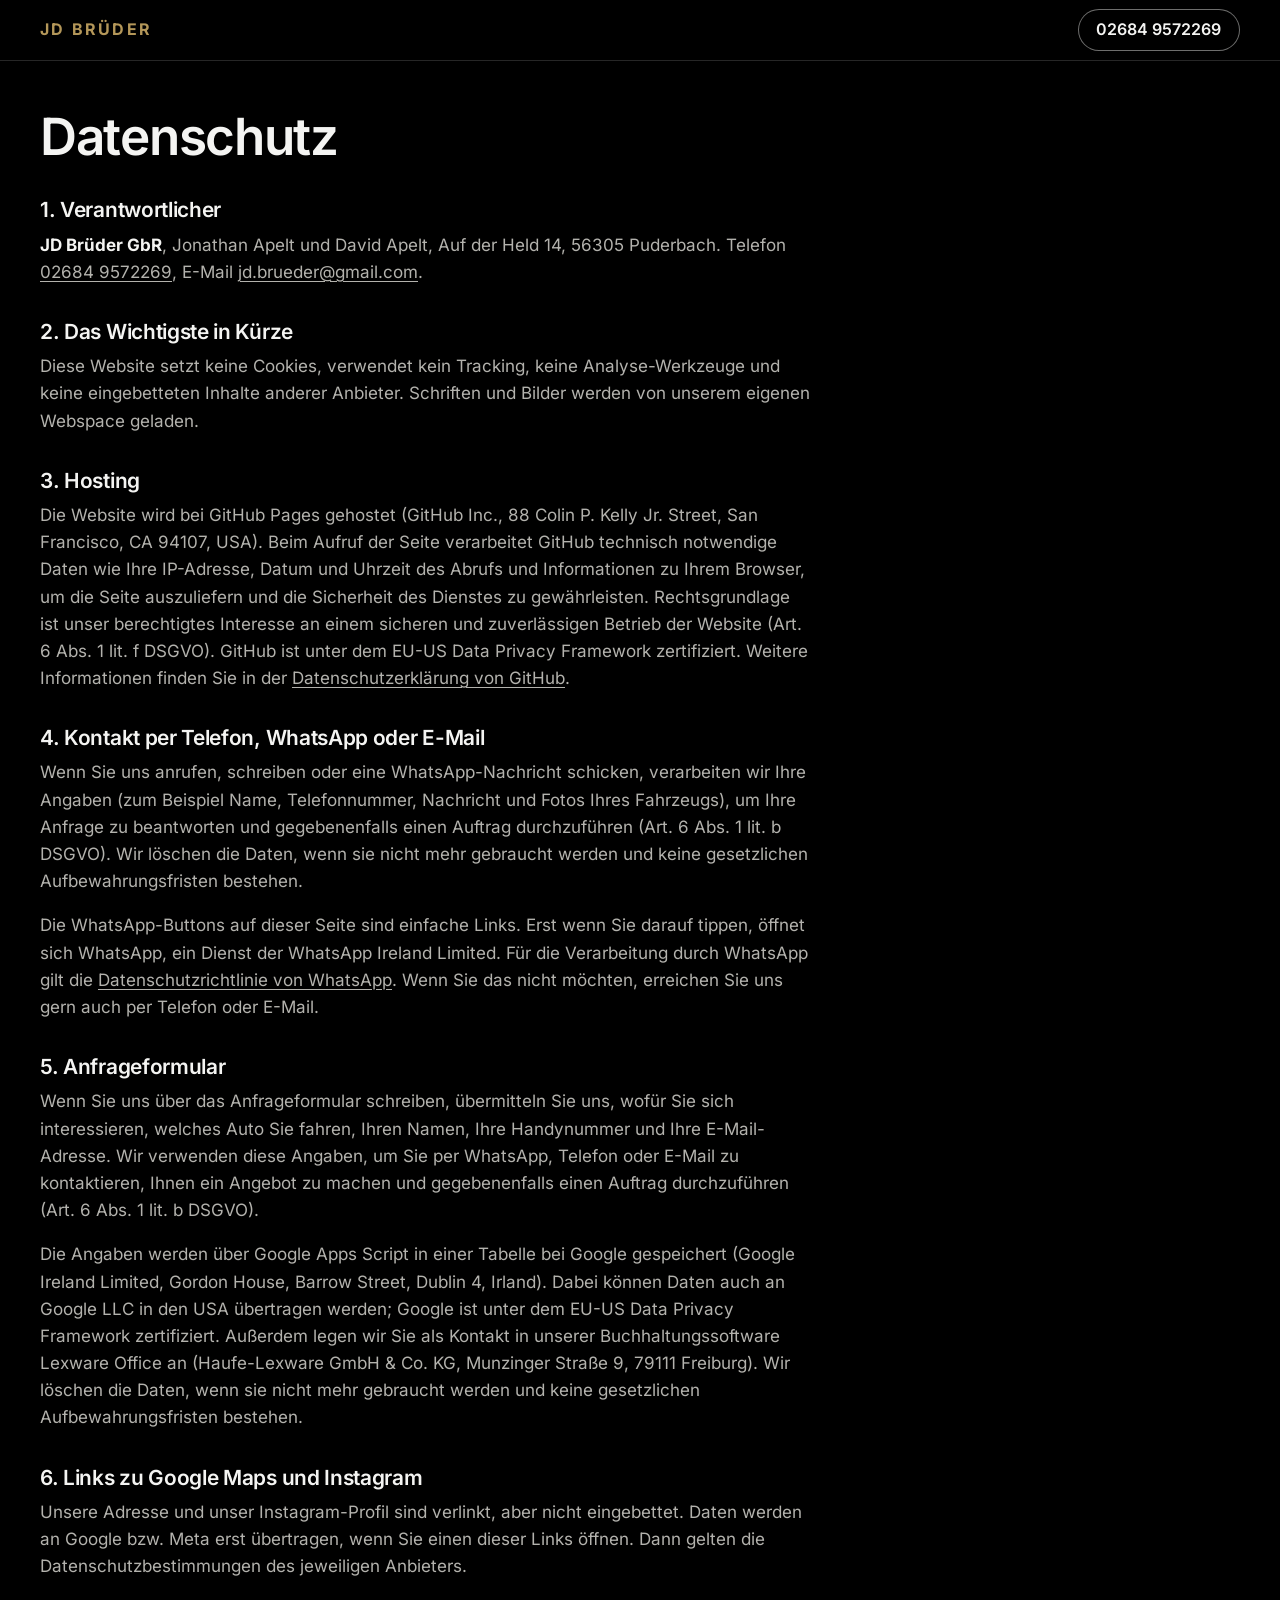
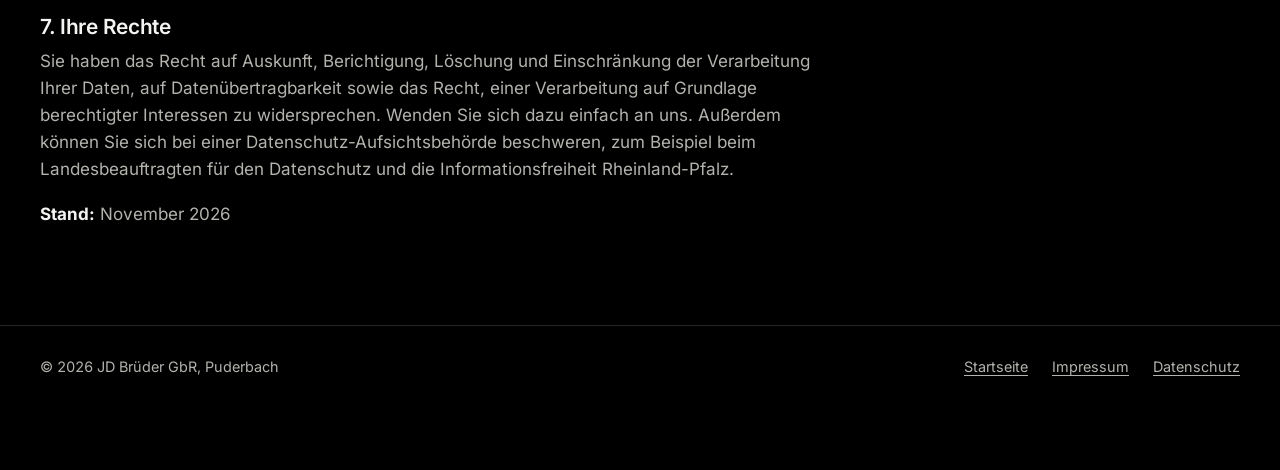
<file: datenschutz.html>
<!doctype html>
<html lang="de">
<head>
<meta charset="utf-8">
<meta name="viewport" content="width=device-width, initial-scale=1, viewport-fit=cover">
<title>Datenschutz – JD Brüder</title>
<meta name="robots" content="noindex">
<meta name="theme-color" content="#000000">
<link rel="icon" href="img/logo/favicon.png" type="image/png">
<link rel="stylesheet" href="style.css?v=20261125f">
</head>
<body>
<header class="site-header">
  <div class="wrap header-inner">
    <a class="site-logo" href="index.html">JD Brüder</a>
    <a class="btn btn-line num" style="min-height:2.6rem;padding:.5rem 1.1rem" href="tel:+4926849572269">02684 9572269</a>
  </div>
</header>
<main class="legal wrap">
<h1>Datenschutz</h1>
<h2>1. Verantwortlicher</h2>
<p><strong>JD Brüder GbR</strong>, Jonathan Apelt und David Apelt, Auf der Held 14, 56305 Puderbach. Telefon <a href="tel:+4926849572269">02684 9572269</a>, E-Mail <a href="mailto:jd.brueder@gmail.com">jd.brueder@gmail.com</a>.</p>
<h2>2. Das Wichtigste in Kürze</h2>
<p>Diese Website setzt keine Cookies, verwendet kein Tracking, keine Analyse-Werkzeuge und keine eingebetteten Inhalte anderer Anbieter. Schriften und Bilder werden von unserem eigenen Webspace geladen.</p>
<h2>3. Hosting</h2>
<p>Die Website wird bei GitHub Pages gehostet (GitHub Inc., 88 Colin P. Kelly Jr. Street, San Francisco, CA 94107, USA). Beim Aufruf der Seite verarbeitet GitHub technisch notwendige Daten wie Ihre IP-Adresse, Datum und Uhrzeit des Abrufs und Informationen zu Ihrem Browser, um die Seite auszuliefern und die Sicherheit des Dienstes zu gewährleisten. Rechtsgrundlage ist unser berechtigtes Interesse an einem sicheren und zuverlässigen Betrieb der Website (Art. 6 Abs. 1 lit. f DSGVO). GitHub ist unter dem EU-US Data Privacy Framework zertifiziert. Weitere Informationen finden Sie in der <a href="https://docs.github.com/de/site-policy/privacy-policies/github-general-privacy-statement" target="_blank" rel="noopener">Datenschutzerklärung von GitHub</a>.</p>
<h2>4. Kontakt per Telefon, WhatsApp oder E-Mail</h2>
<p>Wenn Sie uns anrufen, schreiben oder eine WhatsApp-Nachricht schicken, verarbeiten wir Ihre Angaben (zum Beispiel Name, Telefonnummer, Nachricht und Fotos Ihres Fahrzeugs), um Ihre Anfrage zu beantworten und gegebenenfalls einen Auftrag durchzuführen (Art. 6 Abs. 1 lit. b DSGVO). Wir löschen die Daten, wenn sie nicht mehr gebraucht werden und keine gesetzlichen Aufbewahrungsfristen bestehen.</p>
<p>Die WhatsApp-Buttons auf dieser Seite sind einfache Links. Erst wenn Sie darauf tippen, öffnet sich WhatsApp, ein Dienst der WhatsApp Ireland Limited. Für die Verarbeitung durch WhatsApp gilt die <a href="https://www.whatsapp.com/legal/privacy-policy-eea" target="_blank" rel="noopener">Datenschutzrichtlinie von WhatsApp</a>. Wenn Sie das nicht möchten, erreichen Sie uns gern auch per Telefon oder E-Mail.</p>
<h2 id="anfrage">5. Anfrageformular</h2>
<p>Wenn Sie uns über das Anfrageformular schreiben, übermitteln Sie uns, wofür Sie sich interessieren, welches Auto Sie fahren, Ihren Namen, Ihre Handynummer und Ihre E-Mail-Adresse. Wir verwenden diese Angaben, um Sie per WhatsApp, Telefon oder E-Mail zu kontaktieren, Ihnen ein Angebot zu machen und gegebenenfalls einen Auftrag durchzuführen (Art. 6 Abs. 1 lit. b DSGVO).</p>
<p>Die Angaben werden über Google Apps Script in einer Tabelle bei Google gespeichert (Google Ireland Limited, Gordon House, Barrow Street, Dublin 4, Irland). Dabei können Daten auch an Google LLC in den USA übertragen werden; Google ist unter dem EU-US Data Privacy Framework zertifiziert. Außerdem legen wir Sie als Kontakt in unserer Buchhaltungssoftware Lexware Office an (Haufe-Lexware GmbH &amp; Co. KG, Munzinger Straße 9, 79111 Freiburg). Wir löschen die Daten, wenn sie nicht mehr gebraucht werden und keine gesetzlichen Aufbewahrungsfristen bestehen.</p>
<h2>6. Links zu Google Maps und Instagram</h2>
<p>Unsere Adresse und unser Instagram-Profil sind verlinkt, aber nicht eingebettet. Daten werden an Google bzw. Meta erst übertragen, wenn Sie einen dieser Links öffnen. Dann gelten die Datenschutzbestimmungen des jeweiligen Anbieters.</p>
<h2>7. Ihre Rechte</h2>
<p>Sie haben das Recht auf Auskunft, Berichtigung, Löschung und Einschränkung der Verarbeitung Ihrer Daten, auf Datenübertragbarkeit sowie das Recht, einer Verarbeitung auf Grundlage berechtigter Interessen zu widersprechen. Wenden Sie sich dazu einfach an uns. Außerdem können Sie sich bei einer Datenschutz-Aufsichtsbehörde beschweren, zum Beispiel beim Landesbeauftragten für den Datenschutz und die Informationsfreiheit Rheinland-Pfalz.</p>
<p><strong>Stand:</strong> November 2026</p>

</main>
<footer class="foot">
  <div class="wrap">
    <span>© <span class="num">2026</span> JD Brüder GbR, Puderbach</span>
    <nav aria-label="Rechtliches"><a href="index.html">Startseite</a><a href="impressum.html">Impressum</a><a href="datenschutz.html">Datenschutz</a></nav>
  </div>
</footer>
</body>
</html>
</file>
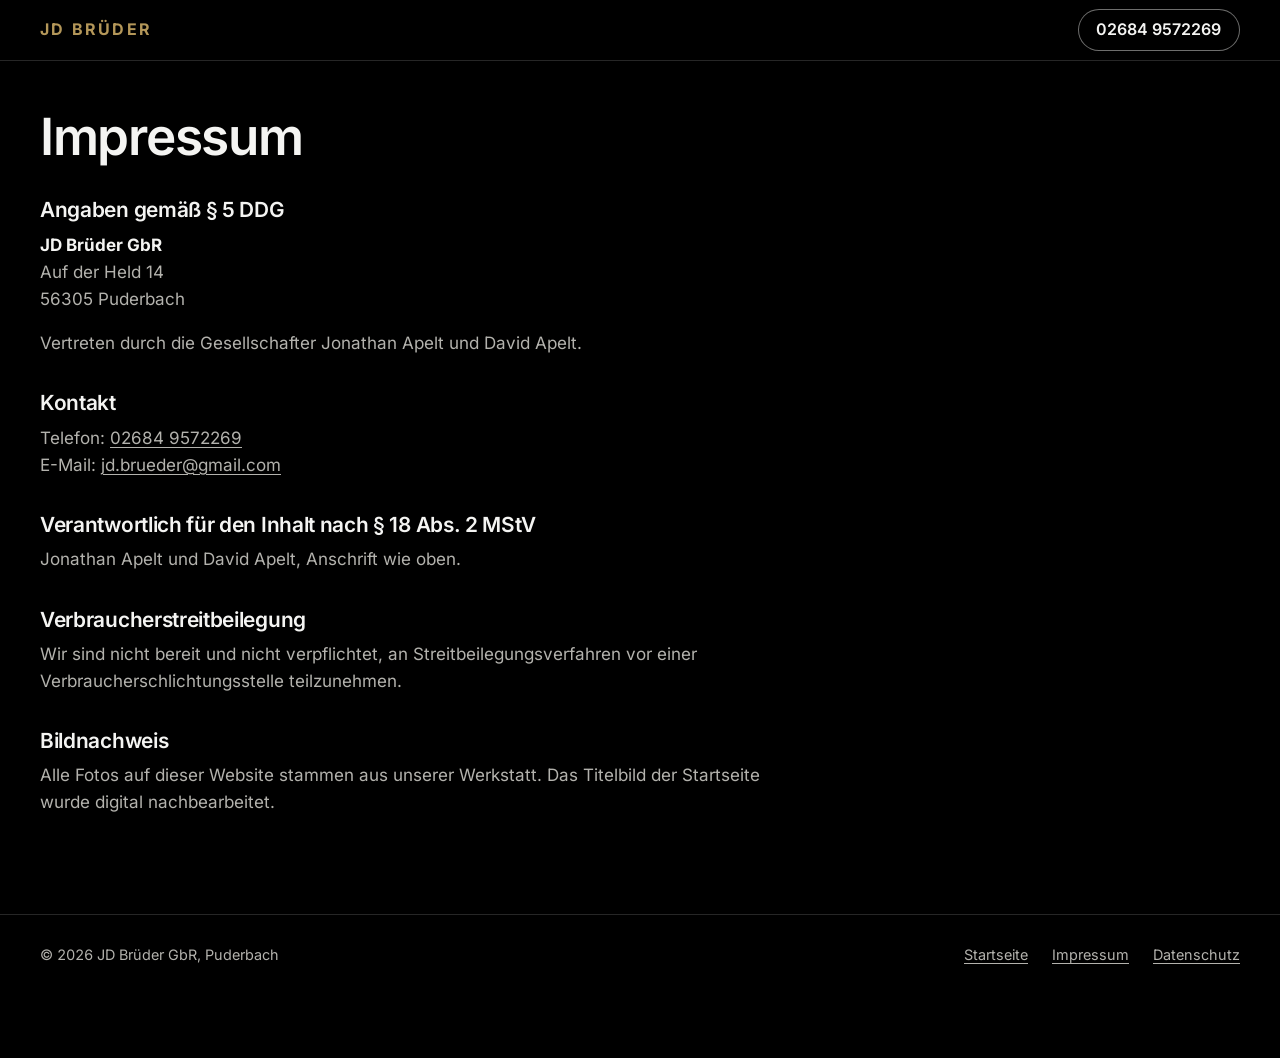
<file: impressum.html>
<!doctype html>
<html lang="de">
<head>
<meta charset="utf-8">
<meta name="viewport" content="width=device-width, initial-scale=1, viewport-fit=cover">
<title>Impressum – JD Brüder</title>
<meta name="robots" content="noindex">
<meta name="theme-color" content="#000000">
<link rel="icon" href="img/logo/favicon.png" type="image/png">
<link rel="stylesheet" href="style.css?v=20261125f">
</head>
<body>
<header class="site-header">
  <div class="wrap header-inner">
    <a class="site-logo" href="index.html">JD Brüder</a>
    <a class="btn btn-line num" style="min-height:2.6rem;padding:.5rem 1.1rem" href="tel:+4926849572269">02684 9572269</a>
  </div>
</header>
<main class="legal wrap">
<h1>Impressum</h1>
<h2>Angaben gemäß § 5 DDG</h2>
<p><strong>JD Brüder GbR</strong><br>Auf der Held 14<br>56305 Puderbach</p>
<p>Vertreten durch die Gesellschafter Jonathan Apelt und David Apelt.</p>
<h2>Kontakt</h2>
<p>Telefon: <a href="tel:+4926849572269">02684 9572269</a><br>E-Mail: <a href="mailto:jd.brueder@gmail.com">jd.brueder@gmail.com</a></p>
<h2>Verantwortlich für den Inhalt nach § 18 Abs. 2 MStV</h2>
<p>Jonathan Apelt und David Apelt, Anschrift wie oben.</p>
<h2>Verbraucherstreitbeilegung</h2>
<p>Wir sind nicht bereit und nicht verpflichtet, an Streitbeilegungsverfahren vor einer Verbraucherschlichtungsstelle teilzunehmen.</p>
<h2>Bildnachweis</h2>
<p>Alle Fotos auf dieser Website stammen aus unserer Werkstatt. Das Titelbild der Startseite wurde digital nachbearbeitet.</p>

</main>
<footer class="foot">
  <div class="wrap">
    <span>© <span class="num">2026</span> JD Brüder GbR, Puderbach</span>
    <nav aria-label="Rechtliches"><a href="index.html">Startseite</a><a href="impressum.html">Impressum</a><a href="datenschutz.html">Datenschutz</a></nav>
  </div>
</footer>
</body>
</html>
</file>
<file: style.css>
/* JD Brüder: dunkle Werkstatt-Seite, zuerst fürs Handy gebaut.
   Schwarz und JD Gold aus dem Markenhandbuch. Inter für alle Texte,
   Instrument Serif kursiv nur als Akzent (zweite Zeile der Überschriften, Preise). */

@font-face {
  font-family: "Inter";
  src: url("fonts/inter-latin-wght-normal.woff2") format("woff2");
  font-weight: 100 900;
  font-display: swap;
}
@font-face {
  font-family: "Instrument Serif";
  src: url("fonts/instrument-serif-latin-400-italic.woff2") format("woff2");
  font-style: italic;
  font-weight: 400;
  font-display: swap;
}

:root {
  color-scheme: dark;
  --black: #000000;        /* Seitengrund */
  --panel: #111111;        /* Kacheln und Fenster */
  --panel-2: #181818;      /* Zebra-Zeilen */
  --line: #262626;
  --text: #f4f4f2;
  --text-2: #b3b2ad;       /* Nebentext, 9.9:1 auf Schwarz */
  --gold: #b49759;         /* Aktion und Akzent, 7.5:1 auf Schwarz */
  --gold-hover: #c7ab6e;
  --white: #ffffff;
  --wa: #1da851;           /* runder WhatsApp-Knopf, weißes Zeichen 3.1:1 */

  --sans: "Inter", system-ui, -apple-system, "Segoe UI", Roboto, sans-serif;
  --serif: "Instrument Serif", Georgia, serif;

  --gutter: clamp(1rem, 4vw, 2.5rem);
  --max: 1200px;
  --radius: 14px;
  --ease: cubic-bezier(.22, 1, .36, 1);
  --header-h: 3.75rem;
}

*, *::before, *::after { box-sizing: border-box; }
html { -webkit-text-size-adjust: 100%; scroll-padding-top: calc(var(--header-h) + 1rem); background: var(--black); }
html:has(dialog[open]) { overflow: hidden; }
@media (prefers-reduced-motion: no-preference) { html { scroll-behavior: smooth; } }

body {
  margin: 0;
  background: var(--black);
  color: var(--text);
  font-family: var(--sans);
  font-size: 1.0625rem;
  line-height: 1.6;
  -webkit-font-smoothing: antialiased;
}
img { display: block; max-width: 100%; height: auto; }
a { color: inherit; text-underline-offset: .2em; text-decoration-thickness: 1px; }
::selection { background: var(--gold); color: var(--black); }
:focus-visible { outline: 2px solid var(--gold); outline-offset: 3px; border-radius: 4px; }
.num { font-variant-numeric: tabular-nums; }
.sr { position: absolute; width: 1px; height: 1px; padding: 0; margin: -1px; overflow: hidden; clip-path: inset(50%); white-space: nowrap; border: 0; }

.wrap { width: min(100% - 2 * var(--gutter), var(--max)); margin-inline: auto; }

/* ---------- Typografie ---------- */
h1, h2, h3 { margin: 0; font-weight: 600; letter-spacing: -.025em; line-height: 1.08; text-wrap: balance; font-size-adjust: from-font; overflow-wrap: break-word; }
h1 { font-size: clamp(2.1rem, 4.6vw, 3.6rem); }
h2 { font-size: clamp(1.85rem, 4vw, 3rem); }
h3 { font-size: 1.2rem; letter-spacing: -.015em; line-height: 1.25; }
/* Akzent: zweite Zeile einer Überschrift (Gold) und Preise */
.accent { font-family: var(--serif); font-style: italic; font-weight: 400; letter-spacing: -.01em; }
h1 .accent, h2 .accent { display: block; color: var(--gold); }
@supports not (font-size-adjust: from-font) {
  h1 .accent, h2 .accent { font-size: 1.12em; line-height: 1; }
}
p { margin: 0 0 1em; max-width: 62ch; }
.lead { font-size: clamp(1.05rem, 1.5vw, 1.2rem); color: var(--text-2); }
.muted { color: var(--text-2); }

/* ---------- Buttons ---------- */
.btn {
  display: inline-flex; align-items: center; justify-content: center; gap: .55rem;
  min-height: 3.25rem; padding: .75rem 1.3rem; border-radius: 999px;
  font: 600 1rem/1.2 var(--sans); text-decoration: none; white-space: nowrap;
  border: 1.5px solid transparent; cursor: pointer;
  transition: background-color .2s var(--ease), color .2s var(--ease), border-color .2s var(--ease);
}
.btn svg { width: 1.2rem; height: 1.2rem; flex: none; }
.btn-gold { background: var(--gold); color: var(--black); }
.btn-gold:hover { background: var(--gold-hover); }
.btn-line { border-color: rgb(244 244 242 / .45); color: var(--text); background: rgb(0 0 0 / .35); }
.btn-line:hover { background: var(--text); color: var(--black); border-color: var(--text); }
.btn-icon { width: 3.25rem; padding: 0; flex: none; }
.actions { display: flex; flex-wrap: wrap; gap: .75rem; }

/* ---------- Kopfzeile + Menü ---------- */
.site-header {
  position: sticky; top: 0; z-index: 40; background: rgb(0 0 0 / .82);
  backdrop-filter: blur(14px); -webkit-backdrop-filter: blur(14px);
  border-bottom: 1px solid var(--line);
}
.header-inner { display: flex; align-items: center; gap: .6rem; min-height: var(--header-h); }
.site-logo {
  margin-right: auto; color: var(--gold); text-decoration: none;
  font-weight: 700; font-size: 1rem; letter-spacing: .14em; text-transform: uppercase;
}
.menu-button {
  display: inline-flex; align-items: center; gap: .5rem; min-height: 2.75rem; padding: 0 1rem;
  border: 1.5px solid var(--line); border-radius: 999px; background: var(--panel); color: var(--text);
  font: 600 .95rem var(--sans); cursor: pointer;
}
.menu-button svg { width: 1.2rem; height: 1.2rem; }
.site-menu {
  margin: 0; padding: .5rem; list-style: none;
  inset: calc(var(--header-h) + .5rem) var(--gutter) auto auto;
  width: min(18rem, calc(100vw - 2 * var(--gutter)));
  border: 1px solid var(--line); border-radius: var(--radius); background: var(--panel); color: var(--text);
  box-shadow: 0 18px 40px -12px rgb(0 0 0 / .8);
}
.site-menu a { display: block; padding: .85rem 1rem; border-radius: 10px; text-decoration: none; font-weight: 500; }
.site-menu a:hover { background: var(--panel-2); }
/* Handy: Logo links, rechts Anrufen und Menü */
.site-logo { order: -2; }
.header-call { order: -1; width: 2.75rem; min-height: 2.75rem; padding: 0; }
.header-call span { display: none; }
@media (min-width: 1100px) {
  .header-inner { gap: 1.5rem; }
  .menu-button { display: none; }
  .site-menu, .site-menu:popover-open {
    display: flex; position: static; inset: auto; width: auto; padding: 0; border: 0; box-shadow: none; background: none; gap: .25rem; overflow: visible;
  }
  .site-menu a { padding: .55rem .8rem; color: var(--text-2); }
  .site-menu a:hover { color: var(--text); background: var(--panel); }
  .header-call { order: 0; width: auto; padding: .5rem 1.1rem; }
  .header-call span { display: inline; }
}

/* ---------- Erster Bildschirm ---------- */
.hero { position: relative; padding-bottom: clamp(2.5rem, 6vw, 4rem); }
.hero-media { display: block; position: relative; aspect-ratio: 10 / 9; overflow: hidden; background: var(--black); }
.hero-media picture, .hero-video { position: absolute; inset: 0; }
.hero-media img, .hero-video { width: 100%; height: 100%; object-fit: cover; }
.hero-video { opacity: 0; transition: opacity 1s var(--ease); }
.hero-video.is-on { opacity: 1; }
.hero-pause {
  position: absolute; top: .75rem; right: .75rem; z-index: 2; width: 2.5rem; height: 2.5rem; border-radius: 50%;
  border: 1px solid rgb(244 244 242 / .35); background: rgb(0 0 0 / .45); color: var(--text);
  display: grid; place-items: center; cursor: pointer;
}
.hero-pause[hidden] { display: none; }
.hero-pause svg { width: .85rem; height: .85rem; }
.hero-pause .ico-play, .hero-pause.is-paused .ico-pause { display: none; }
.hero-pause.is-paused .ico-play { display: inline; }
/* Der Hallenboden läuft nach unten in Schwarz aus, darauf steht die Überschrift */
.hero-media::after {
  content: ""; position: absolute; inset: 60% 0 0;
  background: linear-gradient(to bottom, rgb(0 0 0 / 0), var(--black) 94%);
}
.hero-text { position: relative; margin-top: -3.25rem; }
.hero h1 { margin-bottom: .9rem; }
/* Aktions-Hinweis über der Überschrift, öffnet sein Fenster */
.promo {
  display: inline-flex; align-items: center; gap: .6rem; min-height: 2.75rem; margin-bottom: 1rem;
  padding: .3rem .95rem .3rem .3rem; border: 1px solid var(--gold); border-radius: 999px;
  background: rgb(0 0 0 / .6); color: var(--text); font: 600 .95rem/1.2 var(--sans); cursor: pointer;
  transition: background-color .2s var(--ease);
}
.promo:hover { background: var(--panel); }
.promo-tag { padding: .4rem .7rem; border-radius: 999px; background: var(--gold); color: var(--black); font-weight: 700; }
.promo svg { width: .9rem; height: .9rem; color: var(--gold); flex: none; }
.sheet-body > .checks { margin-bottom: 1.1rem; }
/* Große Aktions-Karte rechts unten über dem Hallenfoto, nur am PC */
.hero-promo { display: none; }
@media (min-width: 1100px) {
  .hero .promo { display: none; }
  .hero-promo {
    display: block; position: absolute; right: var(--gutter); bottom: 2.5rem; z-index: 1; width: 19rem;
    padding: 1.4rem 1.5rem 1.5rem; border: 1px solid var(--line); border-radius: var(--radius);
    background: rgb(0 0 0 / .66); backdrop-filter: blur(8px); -webkit-backdrop-filter: blur(8px);
  }
  .hero-promo p { margin: 0; }
  .hero-promo-label { font-size: .8rem; font-weight: 600; letter-spacing: .12em; text-transform: uppercase; color: var(--text-2); }
  .hero-promo-num { font-family: var(--serif); font-style: italic; font-size: clamp(6rem, 8vw, 8.5rem); line-height: .9; color: var(--gold); margin-top: .3rem !important; }
  .hero-promo-text { color: var(--text); margin: .4rem 0 1.1rem !important; }
  .hero-promo-btn { min-height: 2.75rem; padding: .55rem 1.1rem; font-size: .95rem; }
}
.hero .lead { margin-bottom: 1.5rem; max-width: 36ch; }
@media (max-width: 639px) { .hero .actions .btn, .contact-grid .actions .btn { flex: 1 1 100%; } }
/* Tablet: das breite Foto oben, Text darunter */
@media (min-width: 640px) { .hero-media { aspect-ratio: 16 / 9; } }
@media (min-width: 1100px) {
  .hero { display: grid; align-items: center; min-height: min(88vh, 46rem); padding: 0; }
  .hero h1 { font-size: clamp(2.4rem, 3.6vw, 3.4rem); }
  /* PC: Text links auf Schwarz, das Hallenfoto rechts. Ausschnitt nach rechts gerückt, damit die Werkbank-Seite zu sehen ist. */
  .hero-media { position: absolute; inset: 0 0 0 36%; aspect-ratio: auto; }
  .hero-media img { object-position: 75% 50%; }
  .hero-video { object-position: 50% 50%; }
  .hero-media::after {
    inset: 0;
    background:
      linear-gradient(to right, var(--black), rgb(0 0 0 / 0) 24%),
      linear-gradient(to top, var(--black), rgb(0 0 0 / 0) 16%);
  }
  .hero-text { margin-top: 0; padding-block: 5rem; }
  .hero-text > * { max-width: 26rem; }
  .hero-text > h1 { max-width: 34rem; }
}

/* ---------- Abschnitte ---------- */
.section { padding-block: clamp(3rem, 8vw, 6rem); }
.section + .section { border-top: 1px solid var(--line); }
.section-head { display: grid; gap: .75rem; margin-bottom: clamp(1.5rem, 4vw, 2.5rem); }
.section-head p { margin: 0; }
.section-head > *, .about > *, .contact-grid > * { min-width: 0; }

/* ---------- Leistungen: vier feste Kacheln ---------- */
.tiles { display: grid; grid-template-columns: 1fr 1fr; gap: .75rem; }
@media (min-width: 900px) { .tiles { grid-template-columns: repeat(4, 1fr); gap: 1rem; } }
.tile {
  position: relative; display: grid; align-content: end; gap: .1rem;
  aspect-ratio: 4 / 5; padding: .95rem; margin: 0;
  border: 1px solid var(--line); border-radius: var(--radius); overflow: hidden;
  background: var(--panel); color: var(--text); font: inherit; text-align: left; cursor: pointer;
  transition: border-color .2s var(--ease), scale .2s var(--ease);
}
.tile:hover { border-color: var(--gold); }
.tile:active { scale: .98; }
.tile img { position: absolute; inset: 0; width: 100%; height: 100%; object-fit: cover; }
.tile::after {
  content: ""; position: absolute; inset: 0; pointer-events: none;
  background: linear-gradient(to top, rgb(0 0 0 / .92), rgb(0 0 0 / .4) 42%, rgb(0 0 0 / 0) 68%);
}
.tile > span { position: relative; z-index: 1; }
.tile-name { font-weight: 600; font-size: 1.15rem; letter-spacing: -.015em; line-height: 1.2; }
.tile-price { color: var(--gold); font-family: var(--serif); font-style: italic; font-size: 1.45rem; line-height: 1.15; }
.tile > .tile-more {
  position: absolute; top: .7rem; right: .7rem; width: 2.1rem; height: 2.1rem; border-radius: 50%;
  display: grid; place-items: center; background: rgb(0 0 0 / .55); border: 1px solid rgb(255 255 255 / .28);
}
.tile-more svg { width: .9rem; height: .9rem; }
.tile > .tile-art { position: absolute; inset: 0 0 34%; display: grid; place-items: center; color: var(--gold); }
.tile-art svg { width: 46%; height: auto; }

/* ---------- Vorher/Nachher groß ---------- */
@media (max-width: 639px) {
  .work .compare { margin-inline: calc(-1 * var(--gutter)); }
  .work .compare .compare-frame { border-radius: 0; border-inline: 0; max-height: 82svh; }
  .work .compare figcaption { padding-inline: var(--gutter); }
}
@media (min-width: 900px) { .work { grid-template-columns: minmax(0, 30rem) 1fr; gap: 2rem; } }
.compare-hint {
  position: absolute; top: calc(50% + 2.1rem); left: var(--pos); translate: -50% 0; z-index: 1;
  padding: .2rem .65rem; border-radius: 999px; background: rgb(0 0 0 / .7); color: var(--text);
  font-size: .8rem; font-weight: 600; pointer-events: none; transition: opacity .3s var(--ease);
}
.compare-frame.is-used .compare-hint { opacity: 0; }

/* ---------- So läuft's: Scroll-Geschichte ---------- */
.story { position: relative; display: grid; margin-bottom: 2rem; }
.story-stage {
  position: sticky; top: calc(var(--header-h) + .75rem); z-index: 1; height: min(48svh, 26rem);
  overflow: hidden; border-radius: var(--radius); border: 1px solid var(--line); background: var(--panel);
}
.story-stage img {
  position: absolute; inset: 0; width: 100%; height: 100%; object-fit: cover;
  opacity: 0; transition: opacity .7s var(--ease);
}
.story-stage img.is-on { opacity: 1; }
.story-stage::after {
  content: ""; position: absolute; inset: 55% 0 0;
  background: linear-gradient(to bottom, rgb(0 0 0 / 0), rgb(0 0 0 / .75));
}
.story-count { position: absolute; left: 1rem; bottom: .9rem; z-index: 1; display: flex; align-items: baseline; gap: .4rem; color: var(--text-2); font-size: .9rem; }
.story-count-n { font-family: var(--serif); font-style: italic; font-size: 2.6rem; line-height: 1; color: var(--gold); }
.story-bar { position: absolute; inset: auto 0 0; z-index: 1; height: 3px; background: rgb(255 255 255 / .12); }
.story-bar span { display: block; height: 100%; width: var(--p, 0%); background: var(--gold); transition: width .2s linear; }
.story-steps { list-style: none; margin: 0; padding: 0; }
.story-steps li { padding-block: 1.6rem; border-bottom: 1px solid var(--line); }
.story-steps li:last-child { border-bottom: 0; }
.story-no { display: block; font-family: var(--serif); font-style: italic; font-size: 1.5rem; line-height: 1; color: var(--gold); margin-bottom: .5rem; }
.story-steps h3 { font-size: 1.35rem; margin-bottom: .5rem; }
.story-steps p { margin: 0; color: var(--text-2); }
/* Mit JavaScript: jeder Schritt bekommt Platz zum Scrollen, der aktive leuchtet auf */
.story.is-live .story-steps li { min-height: 46svh; display: flex; flex-direction: column; justify-content: center; border: 0; opacity: .28; transition: opacity .4s var(--ease); }
.story.is-live .story-steps li.is-on { opacity: 1; }
.story.is-live .story-steps li:last-child { min-height: 40svh; }
@media (prefers-reduced-motion: no-preference) {
  .story-stage img { scale: 1.07; transition: opacity .7s var(--ease), scale 7s linear; }
  .story-stage img.is-on { scale: 1; }
}
@media (min-width: 900px) {
  .story { grid-template-columns: minmax(0, 1.15fr) minmax(0, 1fr); gap: 4rem; align-items: start; }
  .story-stage { top: calc(var(--header-h) + 2rem); height: min(calc(100svh - var(--header-h) - 4rem), 40rem); }
  .story.is-live .story-steps li { min-height: 70svh; }
  .story.is-live .story-steps li:first-child { min-height: 50svh; justify-content: flex-start; padding-top: 4rem; }
  .story.is-live .story-steps li:last-child { min-height: 60svh; }
  .story-steps h3 { font-size: 1.6rem; }
}

/* ---------- Sanft einblenden beim Scrollen ---------- */
@media (prefers-reduced-motion: no-preference) {
  .rv { opacity: 0; translate: 0 1.25rem; transition: opacity .8s var(--ease), translate .8s var(--ease); transition-delay: var(--d, 0s); }
  .rv.is-in { opacity: 1; translate: 0 0; }
}

/* ---------- Preisrechner ---------- */
.calc {
  display: grid; gap: 1.4rem; padding: clamp(1.1rem, 4vw, 2rem);
  border: 1px solid var(--line); border-radius: var(--radius); background: var(--panel);
}
.calc-group { margin: 0; padding: 0; border: 0; min-width: 0; }
.calc-group legend, .calc-label { padding: 0; margin: 0 0 .6rem; font-size: .8rem; font-weight: 600; letter-spacing: .1em; text-transform: uppercase; color: var(--text-2); }
.calc-seg { display: flex; flex-wrap: wrap; gap: .5rem; }
.calc-pkgs { display: grid; grid-template-columns: repeat(2, minmax(0, 1fr)); gap: .5rem; }
.calc-chip { position: relative; }
.calc-chip input { position: absolute; opacity: 0; pointer-events: none; }
.calc-chip span {
  display: flex; flex-direction: column; justify-content: center; gap: .1rem; height: 100%; min-height: 3.1rem; padding: .55rem 1rem;
  border: 1px solid var(--line); border-radius: 12px; background: var(--black); cursor: pointer; font-weight: 600; line-height: 1.25;
  transition: border-color .2s var(--ease), background-color .2s var(--ease);
}
.calc-pkgs .calc-chip span { hyphens: manual; overflow-wrap: break-word; }
.calc-chip small { font-weight: 400; font-size: .85rem; color: var(--text-2); }
.calc-chip span:hover { border-color: rgb(180 151 89 / .6); }
.calc-chip input:checked + span { border-color: var(--gold); background: rgb(180 151 89 / .12); }
.calc-chip input:focus-visible + span { outline: 2px solid var(--gold); outline-offset: 2px; }
.calc-switch { display: flex; align-items: center; gap: .8rem; cursor: pointer; }
.calc-switch input {
  appearance: none; flex: none; position: relative; width: 3rem; height: 1.75rem; margin: 0; border-radius: 999px;
  background: var(--line); cursor: pointer; transition: background-color .2s var(--ease);
}
.calc-switch input::before {
  content: ""; position: absolute; top: .2rem; left: .2rem; width: 1.35rem; height: 1.35rem; border-radius: 50%;
  background: var(--text); transition: translate .2s var(--ease);
}
.calc-switch input:checked { background: var(--gold); }
.calc-switch input:checked::before { translate: 1.25rem 0; background: var(--black); }
.calc-switch input:focus-visible { outline: 2px solid var(--gold); outline-offset: 3px; }
.calc-switch strong { color: var(--gold); font-weight: 600; }
.calc-result { border-top: 1px solid var(--line); padding-top: 1.3rem; min-width: 0; }
.calc-price { display: flex; flex-wrap: wrap; align-items: baseline; gap: .2rem .8rem; margin: 0 0 .5rem; font-family: var(--serif); font-style: italic; line-height: 1; color: var(--gold); font-size: clamp(3rem, 10vw, 4.6rem); }
.calc-price s { font-size: .42em; color: var(--text-2); }
.calc-note { margin: 0 0 .9rem; color: var(--text-2); font-size: .95rem; }
.calc-note:empty { display: none; }
.calc-inc { font-size: .95rem; color: var(--text-2); }
.calc-inc p { margin: 0 0 .3rem; color: var(--text); }
.calc-inc ul { margin: 0; padding-left: 1.1rem; display: grid; gap: .15rem; }
.calc-inc li::marker { color: var(--gold); }
.calc-actions { display: flex; flex-wrap: wrap; gap: .6rem; margin-top: 1.3rem; }
@media (max-width: 639px) { .calc-actions .btn { flex: 1 1 100%; } }
@media (min-width: 900px) {
  .calc { grid-template-columns: minmax(0, 1.15fr) minmax(0, 1fr); column-gap: 2.5rem; align-items: start; }
  .calc > :not(.calc-result) { grid-column: 1; }
  .calc-result { grid-column: 2; grid-row: 1 / span 4; border-top: 0; border-left: 1px solid var(--line); padding: 0 0 0 2.5rem; }
  .calc-pkgs { grid-template-columns: repeat(3, minmax(0, 1fr)); }
}

/* ---------- Sternenhimmel im Fenster „Veredelung“ ---------- */
.sky { position: absolute; inset: 0; overflow: hidden; pointer-events: none; }
.sky i {
  position: absolute; left: var(--x); top: var(--y); width: var(--s); height: var(--s); border-radius: 50%;
  background: var(--c, #fff); opacity: .55;
}
dialog.sheet.sheet-sky { background: var(--black); }
dialog.sheet-sky > .sky { z-index: 0; }
dialog.sheet-sky > :not(.sky) { position: relative; z-index: 1; }
dialog.sheet-sky .sheet-foot { background: rgb(0 0 0 / .88); }
.sky b {
  position: absolute; top: 9%; left: 78%; width: 7rem; height: 1px; opacity: 0;
  background: linear-gradient(to left, #fff, rgb(255 255 255 / 0)); rotate: -28deg; transform-origin: right center;
}
@media (prefers-reduced-motion: no-preference) {
  .sky i { opacity: .12; animation: funkeln var(--t) ease-in-out var(--d) infinite; }
  dialog.sheet-sky[open] .sky b { animation: schnuppe 1.3s var(--ease) .7s 1 both; }
}
@keyframes funkeln { 0%, 100% { opacity: .12; } 50% { opacity: 1; } }
@keyframes schnuppe {
  0% { opacity: 0; translate: 0 0; scale: .3 1; }
  20% { opacity: 1; }
  100% { opacity: 0; translate: -16rem 8.5rem; scale: 1 1; }
}

/* ---------- Referenzauto in drei Schritten ---------- */
.ref h3.ref-q { font-size: 1.35rem; letter-spacing: -.015em; line-height: 1.25; margin-bottom: .4rem; }
.ref h3.ref-q:focus { outline: none; }
.ref-kats { display: grid; gap: .5rem; margin-top: 1rem; }
.ref-group { margin-top: 1.4rem; }
.ref-group h4 { margin: 0 0 .6rem; font-size: .8rem; font-weight: 600; letter-spacing: .1em; text-transform: uppercase; color: var(--text-2); }
.ref-group h4 small { text-transform: none; letter-spacing: 0; font-weight: 400; }
.ref-list { display: grid; gap: .5rem; }
.ref-list .calc-chip span { flex-direction: row; align-items: center; justify-content: space-between; gap: 1rem; }
.ref-list .calc-chip em { font-style: normal; font-weight: 600; color: var(--gold); white-space: nowrap; }
.ref-list .calc-chip span > span { display: grid; gap: .1rem; padding: 0; border: 0; background: none; min-height: 0; }
.ref-sum { list-style: none; margin: 1rem 0 0; padding: 0; border-top: 1px solid var(--line); }
.ref-sum li { display: flex; justify-content: space-between; gap: 1rem; padding: .7rem .1rem; border-bottom: 1px solid var(--line); }
.ref-sum li span:last-child { white-space: nowrap; color: var(--text-2); }
.ref-total { margin-top: 1.2rem; }
.ref-auto { display: grid; gap: .5rem; margin-top: 1.2rem; font-weight: 600; }
.ref-auto small { font-weight: 400; color: var(--text-2); }
.sheet-foot [data-ref-back] { flex: none; }
.sheet-foot .btn:disabled { opacity: .45; cursor: not-allowed; }
.sheet-foot .btn[hidden] { display: none; }
.ref-size { margin-top: .9rem; }
.sheet-foot .btn svg { width: 1.1rem; height: 1.1rem; }
@media (min-width: 640px) { .ref-kats, .ref-list { grid-template-columns: 1fr 1fr; } }

/* ---------- Gutscheine ---------- */
.vouchers { display: grid; grid-template-columns: repeat(3, minmax(0, 1fr)); gap: .6rem; margin-bottom: 1.2rem; }
.voucher {
  display: grid; align-content: start; gap: .35rem; min-width: 0; padding: 1rem .8rem 1.1rem;
  border: 1px solid var(--line); border-radius: var(--radius); background: var(--panel); text-align: center;
}
.voucher p { margin: 0; }
.voucher-brand { display: grid; gap: .15rem; font-size: .68rem; font-weight: 700; letter-spacing: .12em; text-transform: uppercase; color: var(--gold); }
.voucher-value { font-family: var(--serif); font-style: italic; font-size: clamp(2rem, 8.5vw, 3.6rem); line-height: 1; color: var(--gold); }
.voucher-pay { font-size: .88rem; color: var(--text-2); }
.voucher-pay strong { color: var(--text); font-weight: 600; }
.voucher-note { color: var(--text-2); margin: 0 0 1.2rem; }
@media (min-width: 640px) { .vouchers { gap: 1rem; } .voucher { padding: 1.6rem 1.2rem; } .voucher-brand { display: block; font-size: .75rem; } .voucher-brand span + span::before { content: " · "; } .voucher-pay { font-size: 1rem; } }

/* ---------- Fenster von unten (Details und Preise) ---------- */
dialog.sheet {
  position: fixed; inset: auto 0 0; margin: 0 auto; width: 100%; max-width: 46rem; max-height: 90dvh;
  padding: 0; border: 1px solid var(--line); border-bottom: 0; border-radius: 22px 22px 0 0;
  background: var(--panel); color: var(--text); overflow: hidden; flex-direction: column;
}
dialog.sheet[open] { display: flex; }
dialog.sheet:focus-visible { outline: none; }
dialog.sheet::backdrop { background: rgb(0 0 0 / .72); }
.sheet-head {
  position: relative; flex: none; display: flex; align-items: center; justify-content: space-between; gap: 1rem;
  padding: 1.5rem var(--gutter) .9rem;
}
.sheet-head::before {
  content: ""; position: absolute; top: .6rem; left: 50%; translate: -50% 0;
  width: 2.75rem; height: 4px; border-radius: 4px; background: #3d3d3d;
}
.sheet-head h2 { font-size: 1.7rem; }
.sheet-close {
  flex: none; width: 2.75rem; height: 2.75rem; border-radius: 50%; border: 1px solid var(--line);
  background: var(--black); color: var(--text); display: grid; place-items: center; cursor: pointer;
}
.sheet-close svg { width: 1rem; height: 1rem; }
.sheet-body { flex: 1 1 auto; min-height: 0; overflow-y: auto; overscroll-behavior: contain; padding: .25rem var(--gutter) 1.75rem; }
.sheet-img { width: 100%; aspect-ratio: 16 / 9; object-fit: cover; border-radius: var(--radius); margin-bottom: 1.1rem; }
.sheet-body > .lead { margin-bottom: .6rem; color: var(--text); }
.sheet-foot {
  flex: none; display: flex; gap: .6rem;
  padding: .75rem var(--gutter) calc(.75rem + env(safe-area-inset-bottom));
  border-top: 1px solid var(--line); background: var(--panel);
}
.sheet-foot .btn-gold { flex: 1; min-width: 0; }
@media (min-width: 900px) {
  dialog.sheet { inset: 0; margin: auto; height: fit-content; max-height: 86dvh; border: 1px solid var(--line); border-radius: 22px; }
  .sheet-head::before { display: none; }
  .sheet-head { padding-top: 1.2rem; }
}
@media (prefers-reduced-motion: no-preference) {
  dialog.sheet {
    translate: 0 100%;
    transition: translate .38s var(--ease), overlay .38s allow-discrete, display .38s allow-discrete;
  }
  dialog.sheet[open] { translate: 0 0; }
  @starting-style { dialog.sheet[open] { translate: 0 100%; } }
  dialog.sheet::backdrop {
    background: rgb(0 0 0 / 0);
    transition: background-color .38s, overlay .38s allow-discrete, display .38s allow-discrete;
  }
  dialog.sheet[open]::backdrop { background: rgb(0 0 0 / .72); }
  @starting-style { dialog.sheet[open]::backdrop { background: rgb(0 0 0 / 0); } }
}

/* Anfrageformular: eine Frage pro Schritt, große Antwortflächen zum Antippen.
   Das Fenster hat eine feste Höhe und hängt oben fest: Es wechselt nicht die Größe je Frage, und wenn am Handy
   die Tastatur aufgeht, endet es einfach über ihr (--oben und --hoehe setzt main.js aus dem sichtbaren Bereich). */
#sheet-anfrage { top: calc(var(--oben, 0px) + 10dvh); bottom: auto; height: calc(var(--hoehe, 100dvh) - 10dvh); max-height: none; }
@media (min-width: 900px) { #sheet-anfrage { inset: 0; height: min(40rem, 86dvh); } }
.anfrage fieldset { margin: 0; padding: 0; border: 0; min-width: 0; }
.anfrage legend, .anfrage-done h3 { padding: 0; font-size: 1.35rem; font-weight: 600; letter-spacing: -.015em; line-height: 1.25; }
.step-n { margin: .3rem 0 1.1rem; color: var(--text-2); font-size: .9rem; }
.choices { display: grid; gap: .6rem; }
.choice {
  display: flex; align-items: center; gap: .85rem; min-height: 3.5rem; padding: .8rem 1.1rem;
  border: 1px solid var(--line); border-radius: var(--radius); background: var(--black);
  font-weight: 500; cursor: pointer; transition: border-color .2s var(--ease);
}
.choice:hover, .choice:has(:checked) { border-color: var(--gold); }
.choice input { appearance: none; flex: none; width: 1.25rem; height: 1.25rem; margin: 0; border: 1.5px solid var(--text-2); border-radius: 50%; display: grid; place-items: center; }
.choice input::before { content: ""; width: .6rem; height: .6rem; border-radius: 50%; background: var(--gold); scale: 0; transition: scale .2s var(--ease); }
.choice input:checked { border-color: var(--gold); }
.choice input:checked::before { scale: 1; }
.choice:has(:focus-visible) { outline: 2px solid var(--gold); outline-offset: 2px; }
.choice input:focus-visible { outline: none; }
.field { display: grid; gap: .35rem; margin-bottom: .9rem; }
.field > span { color: var(--text-2); font-size: .9rem; }
.input {
  width: 100%; min-height: 3.25rem; padding: .75rem 1rem; border: 1px solid var(--line); border-radius: 12px;
  background: var(--black); color: var(--text); font: 400 1.0625rem/1.3 var(--sans);   /* ab 16px zoomt iOS nicht */
}
.input::placeholder { color: #77766f; }
.input:focus { outline: none; border-color: var(--gold); }
.step-nav { display: flex; gap: .6rem; margin-top: 1.25rem; }
.step-nav .btn-gold { flex: 1; min-width: 0; }
.step-nav-1 { display: none; }                         /* nur zurück auf Frage 1 mit schon gewählter Antwort */
fieldset:has(:checked) > .step-nav-1 { display: flex; }
.btn:disabled { opacity: .6; cursor: progress; }
.fine { margin: .2rem 0 0; color: var(--text-2); font-size: .9rem; }
.fine a, .form-error a { color: var(--text); }
.form-error { margin: .9rem 0 0; padding: .75rem 1rem; border: 1px solid #e06c5a; border-radius: 12px; color: var(--text); font-size: .95rem; }
.anfrage-done { padding-top: .5rem; }
.anfrage-done h3:focus { outline: none; }
.anfrage-done p { margin: .6rem 0 1.4rem; }

/* Umschalter Pakete / Einzelleistungen */
.tablist {
  display: grid; grid-template-columns: 1fr 1fr; gap: .25rem; padding: .25rem; margin: 1.25rem 0;
  border: 1px solid var(--line); border-radius: 999px; background: var(--black);
}
.tablist [role="tab"] {
  min-height: 2.75rem; padding: 0 .75rem; border: 0; border-radius: 999px; background: none;
  color: var(--text-2); font: 600 .97rem var(--sans); cursor: pointer;
}
.tablist [role="tab"][aria-selected="true"] { background: var(--text); color: var(--black); }
.tablist-3 { grid-template-columns: repeat(3, minmax(0, 1fr)); }
.tablist-3 [role="tab"] { padding: 0 .4rem; }
.pricetable th small { display: block; margin-top: .15rem; color: var(--text-2); font-size: .85rem; }
.panels { display: grid; grid-template-columns: minmax(0, 1fr); }
.panels > [role="tabpanel"] { grid-area: 1 / 1; min-width: 0; }

/* Paketliste */
.pkgs { border-top: 1px solid var(--line); }
.pkg { border-bottom: 1px solid var(--line); }
.pkg summary {
  list-style: none; cursor: pointer;
  display: grid; grid-template-columns: 1fr auto; align-items: center; gap: .1rem 1.5rem;
  padding: 1.1rem .25rem;
}
.pkg summary::-webkit-details-marker { display: none; }
.pkg-title { display: flex; align-items: center; gap: .6rem; font-weight: 600; font-size: 1.1rem; }
.pkg-title svg { width: 1rem; height: 1rem; color: var(--text-2); transition: transform .3s var(--ease); flex: none; }
.pkg[open] .pkg-title svg { transform: rotate(90deg); }
.pkg-dur { grid-column: 1; color: var(--text-2); font-size: .95rem; padding-left: 1.6rem; }
.pkg-price { grid-row: 1 / span 2; grid-column: 2; text-align: right; white-space: nowrap; color: var(--gold); }
.pkg-price .accent { font-size: 1.8rem; line-height: 1; }
.pkg-price small { font-size: .9rem; color: var(--text-2); margin-right: .3rem; }
.pkg-body { padding: 0 .25rem 1.4rem 1.85rem; color: var(--text-2); }
.pkg-body ul { margin: 0; padding-left: 1.1rem; display: grid; gap: .3rem; }
.pkg-body li::marker { color: var(--gold); }
.pkg-body .inherit { color: var(--text); font-weight: 600; margin-bottom: .5rem; }
.pkg-body .addon { margin: .9rem 0 0; }
.pkg-group { margin-top: 2.25rem; }
.pkg-group > h3 { margin-bottom: .6rem; }
.price-note { margin: 1.25rem 0 0; color: var(--text-2); font-size: .95rem; max-width: 70ch; }

details::details-content { interpolate-size: allow-keywords; overflow: clip; contain: layout; }
details:not([open])::details-content { block-size: 0; }
@media (prefers-reduced-motion: no-preference) {
  details::details-content {
    transition: block-size, content-visibility, display; transition-duration: .3s;
    transition-timing-function: ease-in-out; transition-behavior: allow-discrete;
  }
}

/* einfache Preistabellen */
.pricegrid { display: grid; gap: 2.25rem; }
.pricetable { width: 100%; border-collapse: collapse; }
.pricetable caption { text-align: left; font-weight: 600; font-size: 1.1rem; padding-bottom: .6rem; }
.pricetable th, .pricetable td { padding: .8rem .25rem; border-bottom: 1px solid var(--line); text-align: left; font-weight: 400; vertical-align: baseline; }
.pricetable tr:first-child th, .pricetable tr:first-child td { border-top: 1px solid var(--line); }
.pricetable td { text-align: right; white-space: nowrap; font-weight: 600; padding-left: 1rem; color: var(--gold); }

/* Trockeneis */
.checks { margin: 1.25rem 0 0; padding: 0; list-style: none; display: grid; }
.checks li { display: flex; gap: .7rem; padding: .7rem 0; border-bottom: 1px solid var(--line); }
.checks li:first-child { border-top: 1px solid var(--line); }
.checks svg { width: 1.2rem; height: 1.2rem; color: var(--gold); flex: none; margin-top: .2rem; }

/* ---------- Vorher / Nachher ---------- */
.work { display: grid; gap: 1.25rem; }
@media (min-width: 900px) { .work { grid-template-columns: minmax(0, 24rem) 1fr; gap: 1.5rem; align-items: start; } }
.work figure { margin: 0; }
.work figcaption { margin-top: .7rem; color: var(--text-2); font-size: .95rem; }
.work figcaption strong { color: var(--text); font-weight: 600; }
.compare-frame {
  position: relative; overflow: hidden; aspect-ratio: 4 / 5; width: 100%; max-height: 80vh;
  border-radius: var(--radius); border: 1px solid var(--line); --pos: 50%; user-select: none; touch-action: pan-y; background: var(--panel);
}
.compare-frame img { position: absolute; inset: 0; width: 100%; height: 100%; object-fit: cover; object-position: 50% 100%; }
.compare-frame .after { clip-path: inset(0 0 0 var(--pos)); }
/* goldene Linie trennt vorher und nachher */
.compare-line { position: absolute; inset-block: 0; left: var(--pos); width: 2px; margin-left: -1px; background: var(--gold); pointer-events: none; }
.compare-knob {
  position: absolute; top: 50%; left: var(--pos); translate: -50% -50%; width: 3rem; height: 3rem; border-radius: 50%;
  background: var(--gold); color: var(--black); display: grid; place-items: center; pointer-events: none;
  box-shadow: 0 6px 16px rgb(0 0 0 / .5);
}
.compare-knob svg { width: 1.4rem; height: 1.4rem; }
.compare-frame input { position: absolute; inset: 0; width: 100%; height: 100%; margin: 0; opacity: 0; cursor: ew-resize; }
.compare-frame:has(input:focus-visible) .compare-knob { outline: 2px solid var(--white); outline-offset: 3px; }
.compare-tag {
  position: absolute; bottom: .7rem; z-index: 1; padding: .2rem .6rem; border-radius: 999px;
  background: rgb(0 0 0 / .65); font-size: .82rem; font-weight: 600; pointer-events: none;
}
.compare-tag.before { left: .7rem; }
.compare-tag.after-tag { right: .7rem; }

.gallery { display: grid; grid-template-columns: repeat(3, 1fr); gap: .5rem; }
@media (min-width: 900px) { .gallery { gap: 1rem; } }
.gallery a { display: block; aspect-ratio: 1; overflow: hidden; border-radius: 10px; border: 1px solid var(--line); }
.gallery img { width: 100%; height: 100%; object-fit: cover; }
.insta { margin: 1.25rem 0 0; color: var(--text-2); }

dialog.lightbox { border: 0; padding: 0; background: transparent; max-width: 94vw; max-height: 92vh; overflow: visible; }
dialog.lightbox::backdrop { background: rgb(0 0 0 / .92); }
dialog.lightbox img { max-width: 94vw; max-height: 80vh; width: auto; height: auto; border-radius: var(--radius); }
dialog.lightbox p { color: var(--text-2); margin: .6rem 0 0; }
dialog.lightbox button {
  position: fixed; top: 1rem; right: 1rem; width: 3rem; height: 3rem; border-radius: 50%; border: 0;
  background: var(--white); color: var(--black); cursor: pointer; display: grid; place-items: center;
}
dialog.lightbox button svg { width: 1.2rem; height: 1.2rem; }

/* ---------- So läuft's ---------- */

/* ---------- Über uns + Fragen ---------- */
.about { display: grid; gap: 3.25rem; align-items: center; }
@media (min-width: 900px) { .about { grid-template-columns: 1fr 1.1fr; gap: 4rem; } }
.about-photo { position: relative; }
.about-photo > img { width: 100%; aspect-ratio: 4 / 3; object-fit: cover; object-position: 50% 30%; border-radius: var(--radius); }
@media (min-width: 900px) { .about-photo > img { aspect-ratio: 4 / 5; } }
/* Das Logo hat schwarze Flächen und steht deshalb immer auf Weiß. */
.logo-plate {
  position: absolute; left: 1rem; bottom: -1.75rem; width: 11.5rem; padding: .75rem 1rem;
  background: var(--white); border-radius: 10px; box-shadow: 0 12px 30px rgb(0 0 0 / .6);
}
.logo-plate img { width: 100%; }
.about h2 { margin-bottom: 1.2rem; }
.about p { color: var(--text-2); }
.faq-block { margin-top: clamp(3rem, 8vw, 5rem); }
.faq-block > h2 { margin-bottom: 1.25rem; }
.faq { max-width: 50rem; border-top: 1px solid var(--line); }
.faq details { border-bottom: 1px solid var(--line); }
.faq summary { list-style: none; cursor: pointer; display: flex; align-items: center; gap: .7rem; padding: 1.1rem .25rem; font-weight: 600; font-size: 1.05rem; }
.faq summary::-webkit-details-marker { display: none; }
.faq summary svg { width: 1rem; height: 1rem; color: var(--gold); flex: none; transition: transform .3s var(--ease); }
.faq details[open] summary svg { transform: rotate(90deg); }
.faq details p { padding: 0 .25rem 1.2rem 1.95rem; color: var(--text-2); margin: 0; }

/* ---------- Kontakt ---------- */
.contact-grid { display: grid; gap: 2rem; }
@media (min-width: 900px) { .contact-grid { grid-template-columns: 1.2fr 1fr; align-items: end; gap: 4rem; } }
.contact-grid h2 { margin-bottom: 1rem; }
.contact-grid .actions { margin-top: 1.5rem; }
.contact-list { margin: 0; display: grid; padding: .35rem 1.15rem; border: 1px solid var(--line); border-radius: var(--radius); background: var(--panel); }
.contact-list > div { padding: .85rem 0; }
.contact-list > div + div { border-top: 1px solid var(--line); }
.contact-list dt { color: var(--text-2); font-size: .9rem; }
.contact-list dd { margin: 0; font-size: 1.1rem; font-weight: 500; }
.contact-list a { text-decoration: none; }
.contact-list a:hover { text-decoration: underline; }
.open-state { display: inline-flex; align-items: center; gap: .4rem; margin-left: .6rem; font-size: .9rem; font-weight: 500; color: var(--text-2); }
.open-state[hidden] { display: none; }
.open-state::before { content: ""; width: .55rem; height: .55rem; border-radius: 50%; background: #8a8a86; }
.open-state.is-open { color: #9fe0a6; }
.open-state.is-open::before { background: #4cc35a; }

.foot { color: var(--text-2); border-top: 1px solid var(--line); padding: 1.8rem 0 calc(5.75rem + env(safe-area-inset-bottom)); font-size: .9rem; }
.foot .wrap { display: flex; flex-wrap: wrap; justify-content: space-between; gap: 1rem; }
.foot nav { display: flex; gap: 1.5rem; }

/* ---------- Runder WhatsApp-Knopf unten rechts ---------- */
.fab {
  position: fixed; z-index: 30; right: max(1rem, env(safe-area-inset-right)); bottom: calc(1rem + env(safe-area-inset-bottom));
  width: 3.75rem; height: 3.75rem; border-radius: 50%; display: grid; place-items: center;
  background: var(--wa); color: var(--white);
  box-shadow: 0 10px 28px rgb(0 0 0 / .65), 0 0 0 1px rgb(255 255 255 / .14);
  translate: 0 160%; transition: translate .4s var(--ease);
}
.fab.show { translate: 0 0; }
.fab svg { width: 2rem; height: 2rem; }
@media (prefers-reduced-motion: reduce) { .fab { transition: none; } }

.skip { position: absolute; left: 1rem; top: -4rem; z-index: 60; background: var(--gold); color: var(--black); padding: .6rem 1rem; border-radius: 10px; }
.skip:focus { top: 1rem; }

/* ---------- Rechtstexte ---------- */
.legal { padding-block: 3rem 5rem; }
.legal h1 { font-size: clamp(2.2rem, 5vw, 3.2rem); margin-bottom: 2rem; }
.legal h2 { font-size: 1.3rem; letter-spacing: -.015em; margin: 2.2rem 0 .6rem; }
.legal p { color: var(--text-2); max-width: 70ch; }
.legal strong { color: var(--text); }
</file>
